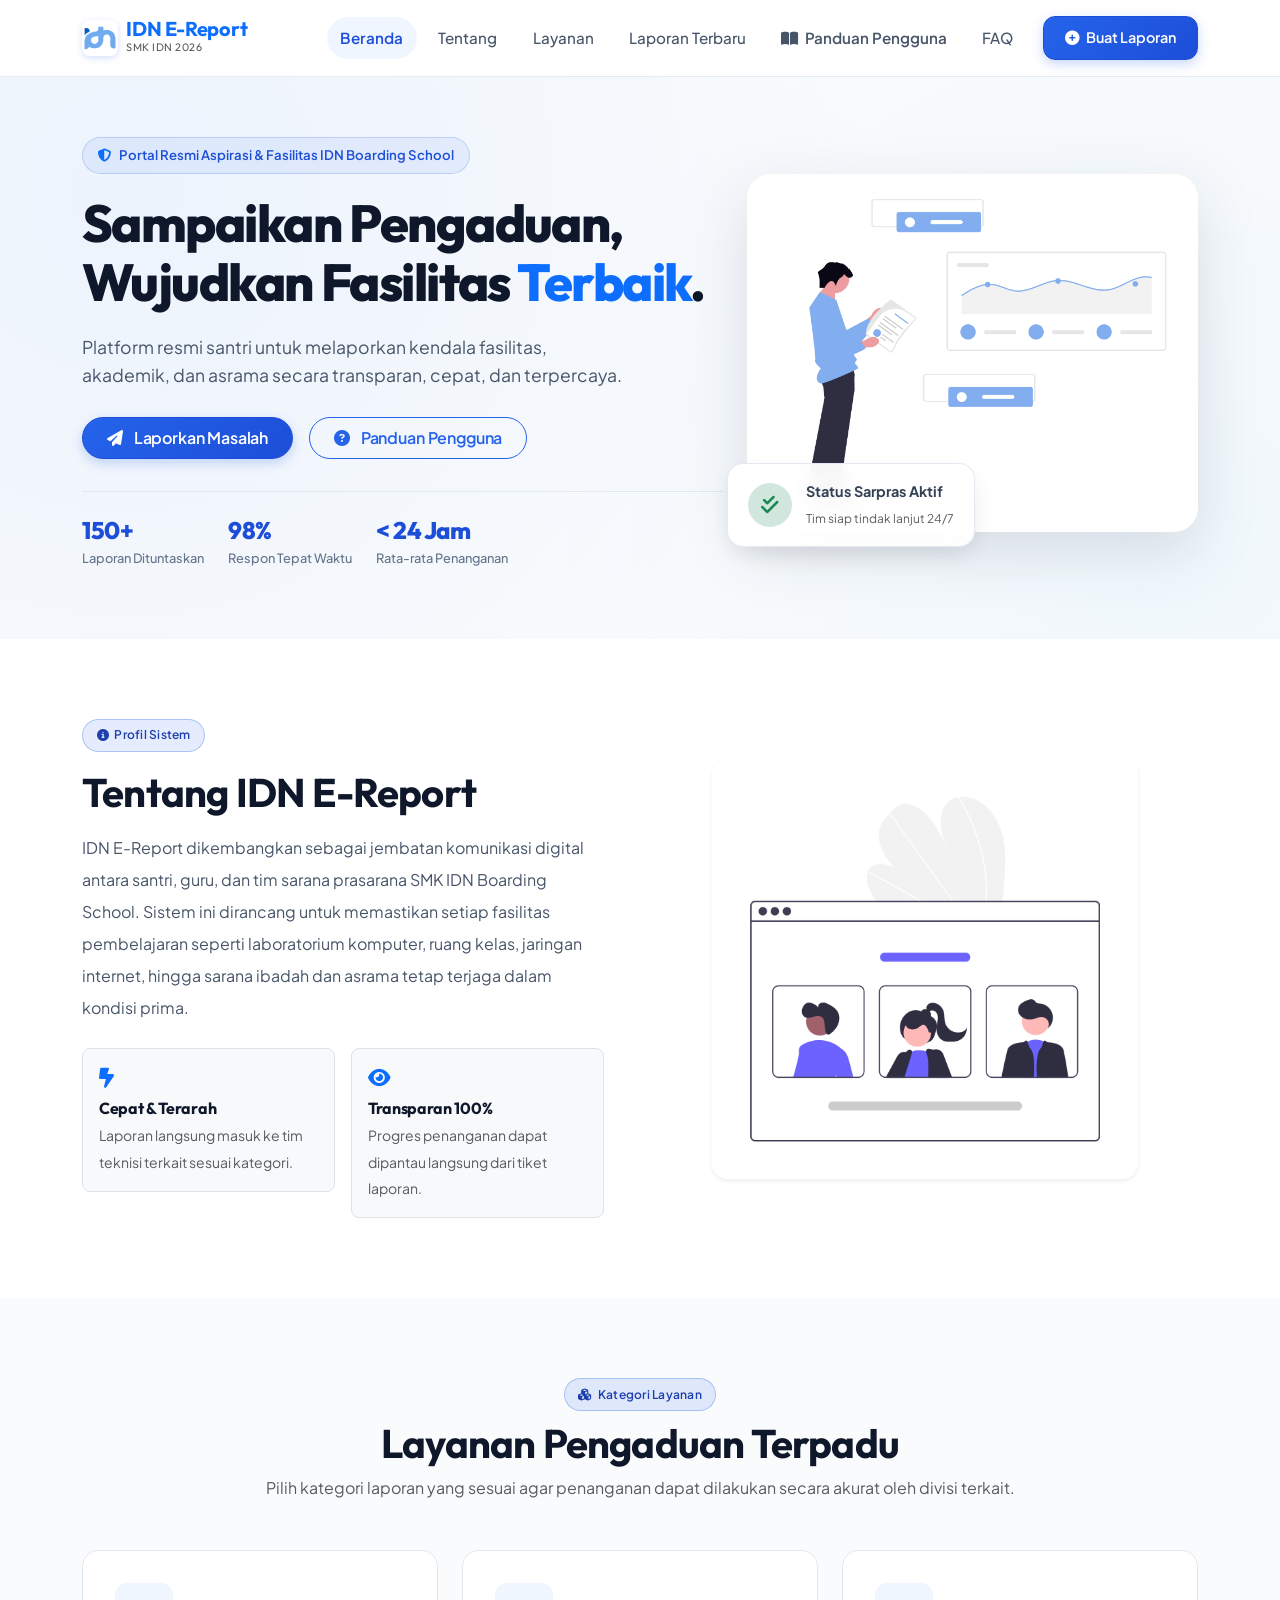
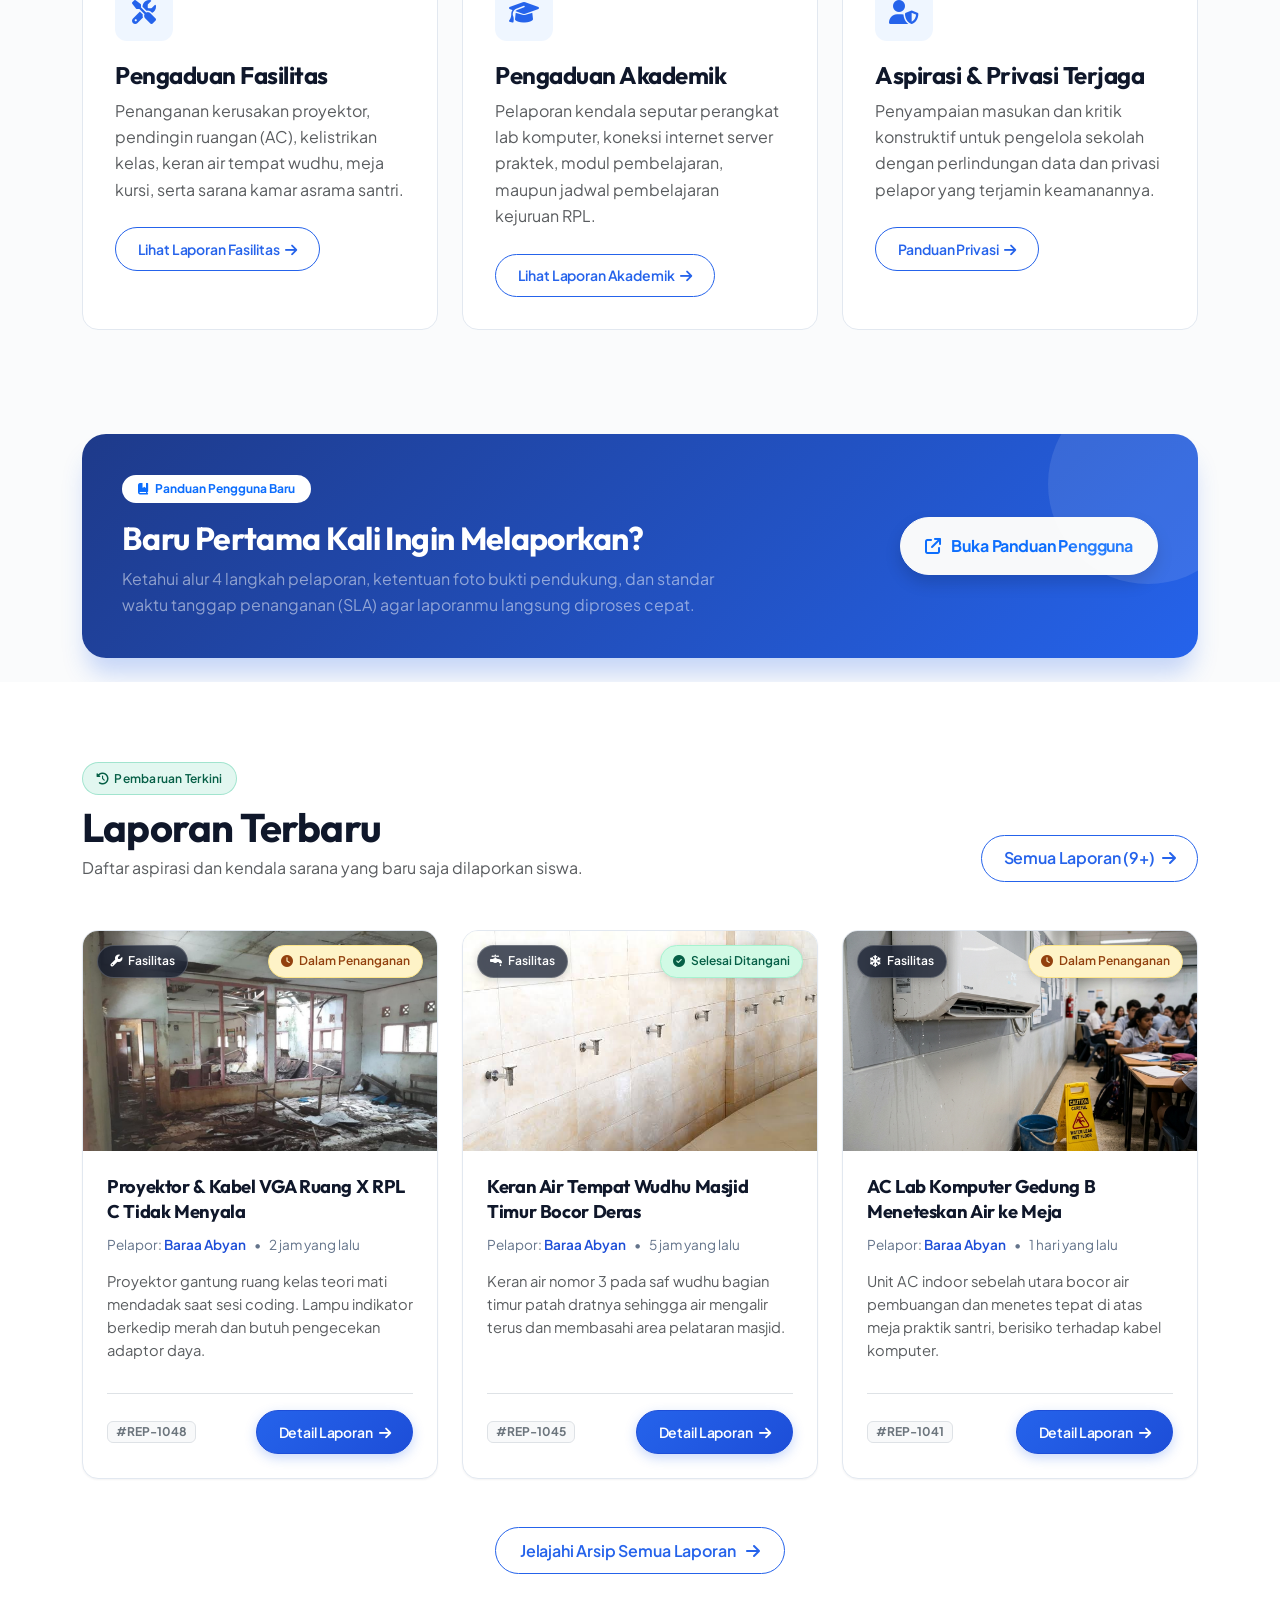
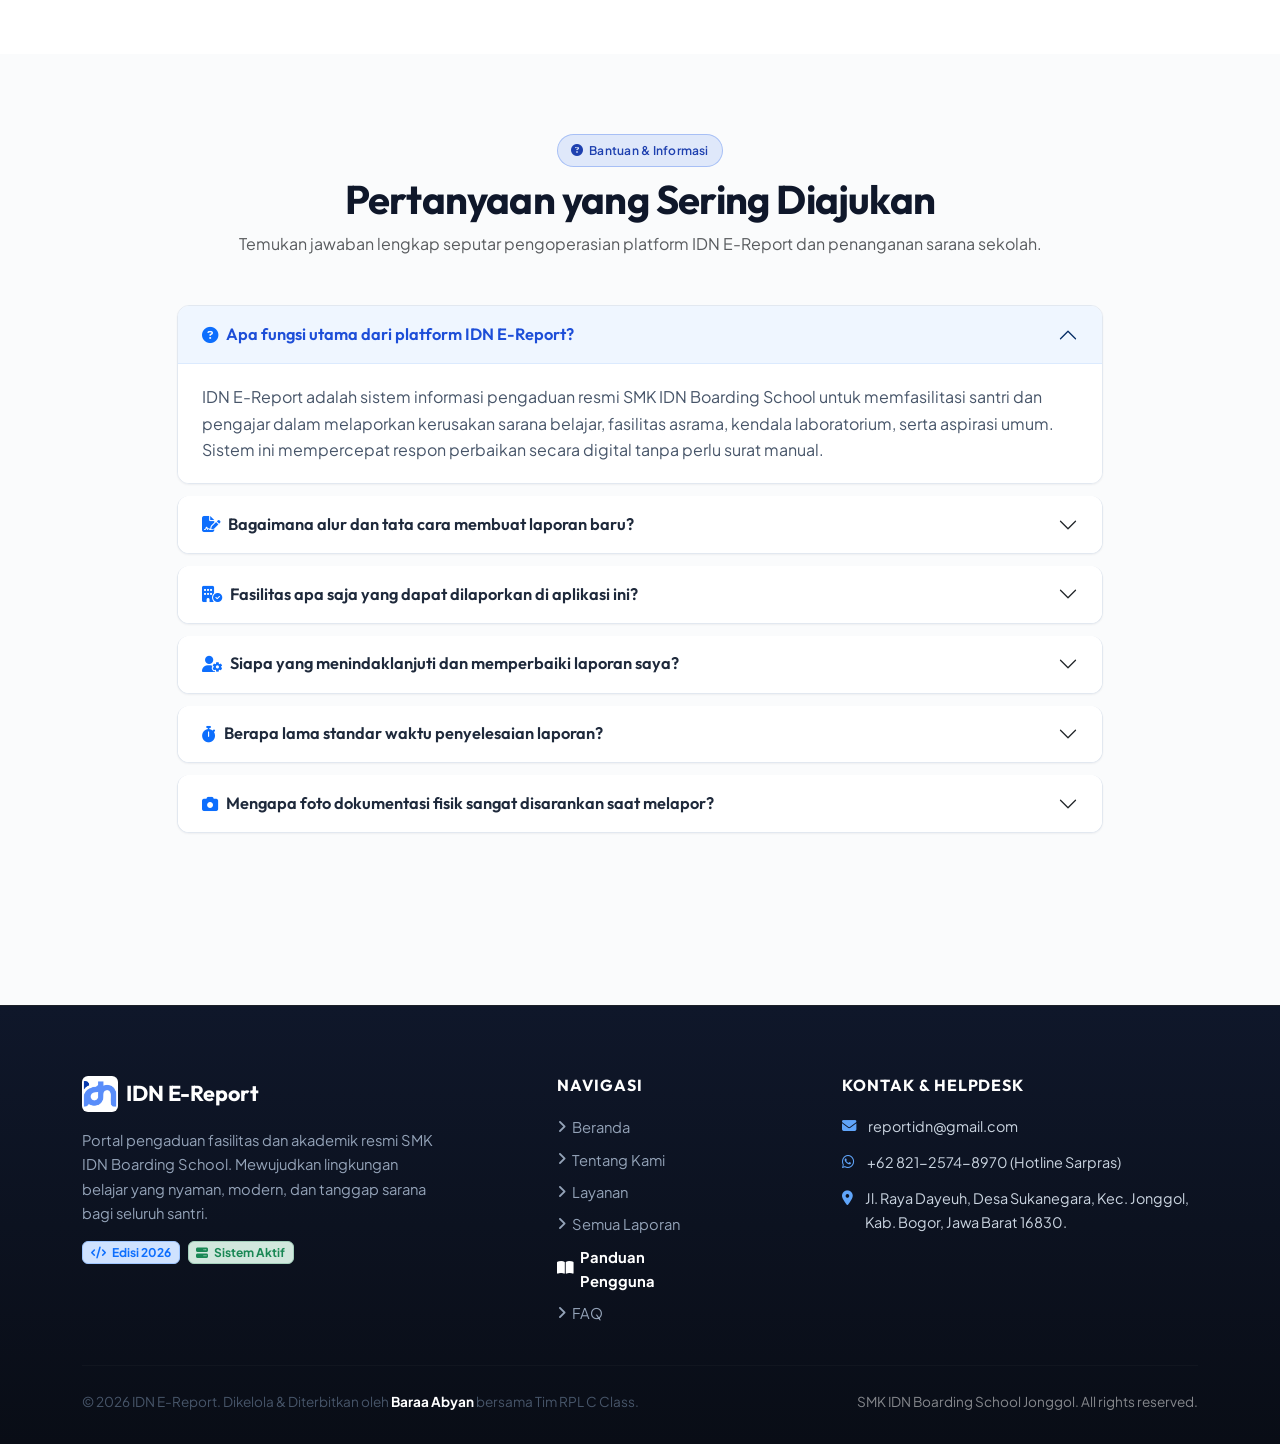
<file: index.html>
<!doctype html>
<html lang="id">
  <head>
    <meta charset="UTF-8" />
    <meta name="viewport" content="width=device-width, initial-scale=1.0" />
    <title>IDN E-Report 2026 | Portal Pengaduan & Fasilitas Siswa</title>
    <link
      rel="shortcut icon"
      href="./assets/images/idn logo.png"
      type="image/x-icon"
    />

    <!-- Google Fonts -->
    <link rel="preconnect" href="https://fonts.googleapis.com" />
    <link rel="preconnect" href="https://fonts.gstatic.com" crossorigin />
    <link
      href="https://fonts.googleapis.com/css2?family=Outfit:wght@400;500;600;700;800&family=Plus+Jakarta+Sans:wght@300;400;500;600;700;800&display=swap"
      rel="stylesheet"
    />

    <!-- Bootstrap 5.3 CSS -->
    <link
      href="https://cdn.jsdelivr.net/npm/bootstrap@5.3.3/dist/css/bootstrap.min.css"
      rel="stylesheet"
    />

    <!-- Font Awesome Icons -->
    <link
      rel="stylesheet"
      href="https://cdnjs.cloudflare.com/ajax/libs/font-awesome/6.5.1/css/all.min.css"
    />

    <!-- Animate.css -->
    <link
      rel="stylesheet"
      href="https://cdnjs.cloudflare.com/ajax/libs/animate.css/4.1.1/animate.min.css"
    />

    <!-- AOS Animation Library -->
    <link href="https://unpkg.com/aos@2.3.1/dist/aos.css" rel="stylesheet" />

    <!-- Custom Design System Stylesheet -->
    <link rel="stylesheet" href="./assets/style.css" />
  </head>
  <body>
    <!-- Navbar -->
    <nav class="navbar navbar-expand-lg navbar-custom">
      <div class="container">
        <a class="navbar-brand d-flex align-items-center gap-2" href="index.html">
          <img
            src="./assets/images/idn logo.png"
            alt="Logo IDN"
            class="brand-icon"
          />
          <div class="d-flex flex-column">
            <span class="fw-bold text-primary lh-1">IDN E-Report</span>
            <small class="text-muted" style="font-size: 0.68rem; letter-spacing: 0.05em;">SMK IDN 2026</small>
          </div>
        </a>

        <button
          class="navbar-toggler shadow-none border-0"
          type="button"
          data-bs-toggle="collapse"
          data-bs-target="#navbarNav"
          aria-controls="navbarNav"
          aria-expanded="false"
          aria-label="Toggle navigation"
        >
          <span class="navbar-toggler-icon"></span>
        </button>

        <div class="collapse navbar-collapse" id="navbarNav">
          <ul class="navbar-nav ms-auto gap-lg-2 pt-3 pt-lg-0 text-center align-items-lg-center">
            <li class="nav-item">
              <a class="nav-link active" aria-current="page" href="index.html">Beranda</a>
            </li>
            <li class="nav-item">
              <a class="nav-link" href="#about">Tentang</a>
            </li>
            <li class="nav-item">
              <a class="nav-link" href="#services">Layanan</a>
            </li>
            <li class="nav-item">
              <a class="nav-link" href="#recent">Laporan Terbaru</a>
            </li>
            <li class="nav-item">
              <a class="nav-link fw-semibold text-primary" href="panduan.html">
                <i class="fa-solid fa-book-open me-1"></i> Panduan Pengguna
              </a>
            </li>
            <li class="nav-item">
              <a class="nav-link" href="#faq">FAQ</a>
            </li>
            <li class="nav-item ms-lg-2 mt-2 mt-lg-0">
              <a class="btn btn-primary nav-cta" href="reports.html">
                <i class="fa-solid fa-plus-circle me-1"></i> Buat Laporan
              </a>
            </li>
          </ul>
        </div>
      </div>
    </nav>
    

    <!-- Hero Section -->
    <section id="hero" class="hero-section">
      <div class="container">
        <div class="row align-items-center gy-5">
          <div class="col-lg-7 text-center text-lg-start animate__animated animate__fadeInLeft">
            <div class="hero-pill">
              <i class="fa-solid fa-shield-halved text-primary"></i>
              Portal Resmi Aspirasi & Fasilitas IDN Boarding School
            </div>
            <h1 class="hero-title">
              Sampaikan Pengaduan, <br />
              Wujudkan Fasilitas <span class="text-primary">Terbaik</span>.
            </h1>
            <p class="hero-lead">
              Platform resmi santri untuk melaporkan kendala fasilitas, akademik, dan asrama secara transparan, cepat, dan terpercaya.
            </p>
            <div class="d-flex flex-wrap gap-3 justify-content-center justify-content-lg-start">
              <a class="btn btn-primary btn-pill px-4 py-2" href="reports.html">
                <i class="fa-solid fa-paper-plane me-2"></i> Laporkan Masalah
              </a>
              <a class="btn btn-outline-primary btn-pill px-4 py-2" href="panduan.html">
                <i class="fa-solid fa-circle-question me-2"></i> Panduan Pengguna
              </a>
            </div>

            <!-- Stats Strip -->
            <div class="hero-stats-strip justify-content-center justify-content-lg-start">
              <div class="hero-stat-item">
                <h4>150+</h4>
                <p>Laporan Dituntaskan</p>
              </div>
              <div class="hero-stat-item">
                <h4>98%</h4>
                <p>Respon Tepat Waktu</p>
              </div>
              <div class="hero-stat-item">
                <h4>&lt; 24 Jam</h4>
                <p>Rata-rata Penanganan</p>
              </div>
            </div>
          </div>

          <div class="col-lg-5 text-center animate__animated animate__fadeInRight">
            <div class="hero-img-container d-inline-block">
              <img
                src="assets/images/hero pic.png"
                alt="Ilustrasi IDN E-Report"
                class="img-fluid"
              />
              <div class="hero-floating-card d-none d-sm-flex">
                <div class="rounded-circle bg-success-subtle text-success d-flex align-items-center justify-content-center" style="width: 44px; height: 44px;">
                  <i class="fa-solid fa-check-double fa-lg"></i>
                </div>
                <div class="text-start">
                  <div class="fw-bold" style="font-size: 0.9rem;">Status Sarpras Aktif</div>
                  <small class="text-muted" style="font-size: 0.75rem;">Tim siap tindak lanjut 24/7</small>
                </div>
              </div>
            </div>
          </div>
        </div>
      </div>
    </section>

    <!-- Tentang Kami Section -->
    <section id="about" class="bg-white">
      <div class="container">
        <div class="row align-items-center gy-5">
          <div class="col-lg-6 order-2 order-lg-1" data-aos="fade-up" data-aos-duration="800">
            <div class="text-center text-lg-start pe-lg-4">
              <span class="badge-pill-custom badge-tag-academic mb-3">
                <i class="fa-solid fa-circle-info"></i> Profil Sistem
              </span>
              <h2 class="display-6 fw-bold mb-3">Tentang IDN E-Report</h2>
              <p class="lh-lg mb-4">
                IDN E-Report dikembangkan sebagai jembatan komunikasi digital antara santri, guru, dan tim sarana prasarana SMK IDN Boarding School. Sistem ini dirancang untuk memastikan setiap fasilitas pembelajaran seperti laboratorium komputer, ruang kelas, jaringan internet, hingga sarana ibadah dan asrama tetap terjaga dalam kondisi prima.
              </p>
              <div class="row g-3 text-start">
                <div class="col-sm-6">
                  <div class="p-3 rounded-3 bg-light border">
                    <div class="text-primary mb-2">
                      <i class="fa-solid fa-bolt-lightning fa-lg"></i>
                    </div>
                    <h6 class="fw-bold mb-1">Cepat & Terarah</h6>
                    <small class="text-muted">Laporan langsung masuk ke tim teknisi terkait sesuai kategori.</small>
                  </div>
                </div>
                <div class="col-sm-6">
                  <div class="p-3 rounded-3 bg-light border">
                    <div class="text-primary mb-2">
                      <i class="fa-solid fa-eye fa-lg"></i>
                    </div>
                    <h6 class="fw-bold mb-1">Transparan 100%</h6>
                    <small class="text-muted">Progres penanganan dapat dipantau langsung dari tiket laporan.</small>
                  </div>
                </div>
              </div>
            </div>
          </div>
          <div class="col-lg-6 order-1 order-lg-2 text-center" data-aos="fade-up" data-aos-duration="900" data-aos-delay="200">
            <img
              src="assets/images/about pic.png"
              alt="Tentang IDN E-Report"
              class="img-fluid rounded-4 shadow-sm"
              style="max-height: 420px; object-fit: contain;"
            />
          </div>
        </div>
      </div>
    </section>

    <!-- Layanan Kami Section -->
    <section id="services">
      <div class="container">
        <div class="text-center max-w-2xl mx-auto mb-5" data-aos="fade-up" data-aos-duration="700">
          <span class="badge-pill-custom badge-tag-academic mb-2">
            <i class="fa-solid fa-cubes"></i> Kategori Layanan
          </span>
          <h2 class="display-6 fw-bold">Layanan Pengaduan Terpadu</h2>
          <p class="text-muted">
            Pilih kategori laporan yang sesuai agar penanganan dapat dilakukan secara akurat oleh divisi terkait.
          </p>
        </div>

        <div class="row g-4">
          <!-- Card 1 -->
          <div class="col-md-4" data-aos="fade-up" data-aos-duration="800" data-aos-delay="100">
            <div class="service-card">
              <div class="service-icon-box">
                <i class="fa-solid fa-screwdriver-wrench"></i>
              </div>
              <h4 class="fw-bold">Pengaduan Fasilitas</h4>
              <p class="text-muted mb-4">
                Penanganan kerusakan proyektor, pendingin ruangan (AC), kelistrikan kelas, keran air tempat wudhu, meja kursi, serta sarana kamar asrama santri.
              </p>
              <a href="reports.html" class="btn btn-sm btn-outline-primary rounded-pill">
                Lihat Laporan Fasilitas <i class="fa-solid fa-arrow-right ms-1"></i>
              </a>
            </div>
          </div>

          <!-- Card 2 -->
          <div class="col-md-4" data-aos="fade-up" data-aos-duration="800" data-aos-delay="200">
            <div class="service-card">
              <div class="service-icon-box">
                <i class="fa-solid fa-graduation-cap"></i>
              </div>
              <h4 class="fw-bold">Pengaduan Akademik</h4>
              <p class="text-muted mb-4">
                Pelaporan kendala seputar perangkat lab komputer, koneksi internet server praktek, modul pembelajaran, maupun jadwal pembelajaran kejuruan RPL.
              </p>
              <a href="reports.html" class="btn btn-sm btn-outline-primary rounded-pill">
                Lihat Laporan Akademik <i class="fa-solid fa-arrow-right ms-1"></i>
              </a>
            </div>
          </div>

          <!-- Card 3 -->
          <div class="col-md-4" data-aos="fade-up" data-aos-duration="800" data-aos-delay="300">
            <div class="service-card">
              <div class="service-icon-box">
                <i class="fa-solid fa-user-shield"></i>
              </div>
              <h4 class="fw-bold">Aspirasi & Privasi Terjaga</h4>
              <p class="text-muted mb-4">
                Penyampaian masukan dan kritik konstruktif untuk pengelola sekolah dengan perlindungan data dan privasi pelapor yang terjamin keamanannya.
              </p>
              <a href="panduan.html" class="btn btn-sm btn-outline-primary rounded-pill">
                Panduan Privasi <i class="fa-solid fa-arrow-right ms-1"></i>
              </a>
            </div>
          </div>
        </div>
      </div>
    </section>

    <!-- NEW SECTION: Banner Panduan Pengguna -->
    <section class="py-4">
      <div class="container" data-aos="zoom-in" data-aos-duration="800">
        <div class="guide-banner-card">
          <div class="row align-items-center">
            <div class="col-lg-8 text-center text-lg-start mb-4 mb-lg-0">
              <span class="badge bg-white text-primary fw-bold px-3 py-2 rounded-pill mb-3">
                <i class="fa-solid fa-book-bookmark me-1"></i> Panduan Pengguna Baru
              </span>
              <h2 class="fw-bold text-white mb-2">Baru Pertama Kali Ingin Melaporkan?</h2>
              <p class="text-white-50 mb-0 pe-lg-5">
                Ketahui alur 4 langkah pelaporan, ketentuan foto bukti pendukung, dan standar waktu tanggap penanganan (SLA) agar laporanmu langsung diproses cepat.
              </p>
            </div>
            <div class="col-lg-4 text-center text-lg-end">
              <a href="panduan.html" class="btn btn-light text-primary btn-pill fw-bold px-4 py-3 shadow">
                <i class="fa-solid fa-arrow-up-right-from-square me-2"></i> Buka Panduan Pengguna
              </a>
            </div>
          </div>
        </div>
      </div>
    </section>

    <!-- Recent Reports Section -->
    <section id="recent" class="bg-white">
      <div class="container">
        <div class="d-flex flex-column flex-md-row align-items-md-end justify-content-between mb-5" data-aos="fade-up" data-aos-duration="700">
          <div>
            <span class="badge-pill-custom badge-tag-facility mb-2">
              <i class="fa-solid fa-clock-rotate-left"></i> Pembaruan Terkini
            </span>
            <h2 class="display-6 fw-bold mb-1">Laporan Terbaru</h2>
            <p class="text-muted mb-0">Daftar aspirasi dan kendala sarana yang baru saja dilaporkan siswa.</p>
          </div>
          <div class="mt-3 mt-md-0">
            <a href="reports.html" class="btn btn-outline-primary btn-pill">
              Semua Laporan (9+) <i class="fa-solid fa-arrow-right ms-1"></i>
            </a>
          </div>
        </div>

        <div class="row g-4">
          <!-- Report 1 -->
          <div class="col-12 col-md-6 col-lg-4" data-aos="fade-up" data-aos-duration="800" data-aos-delay="100">
            <div class="card h-100">
              <div class="card-img-wrapper">
                <span class="badge-overlay">
                  <i class="fa-solid fa-wrench me-1"></i> Fasilitas
                </span>
                <span class="badge-overlay-status badge-status-in-progress">
                  <i class="fa-solid fa-clock me-1"></i> Dalam Penanganan
                </span>
                <img
                  src="./assets/images/kelas rusak.jpeg"
                  class="card-img-top"
                  alt="Laporan Proyektor Kelas"
                />
              </div>
              <div class="card-body d-flex flex-column">
                <h5 class="card-title">Proyektor & Kabel VGA Ruang X RPL C Tidak Menyala</h5>
                <div class="card-author-meta">
                  <span>Pelapor: <a href="single-reports.html" class="card-author-name">Baraa Abyan</a></span>
                  <span>•</span>
                  <span>2 jam yang lalu</span>
                </div>
                <p class="card-text text-muted flex-grow-1">
                  Proyektor gantung ruang kelas teori mati mendadak saat sesi coding. Lampu indikator berkedip merah dan butuh pengecekan adaptor daya.
                </p>
                <div class="mt-3 pt-3 border-top d-flex justify-content-between align-items-center">
                  <span class="badge bg-light text-secondary border">#REP-1048</span>
                  <a href="single-reports.html" class="btn btn-sm btn-primary rounded-pill">
                    Detail Laporan <i class="fa-solid fa-arrow-right ms-1"></i>
                  </a>
                </div>
              </div>
            </div>
          </div>

          <!-- Report 2 -->
          <div class="col-12 col-md-6 col-lg-4" data-aos="fade-up" data-aos-duration="800" data-aos-delay="200">
            <div class="card h-100">
              <div class="card-img-wrapper">
                <span class="badge-overlay">
                  <i class="fa-solid fa-faucet-drip me-1"></i> Fasilitas
                </span>
                <span class="badge-overlay-status badge-status-resolved">
                  <i class="fa-solid fa-circle-check me-1"></i> Selesai Ditangani
                </span>
                <img
                  src="./assets/images/keran rusak.jpeg"
                  class="card-img-top"
                  alt="Keran Wudhu Masjid Bocor"
                />
              </div>
              <div class="card-body d-flex flex-column">
                <h5 class="card-title">Keran Air Tempat Wudhu Masjid Timur Bocor Deras</h5>
                <div class="card-author-meta">
                  <span>Pelapor: <a href="single-reports.html" class="card-author-name">Baraa Abyan</a></span>
                  <span>•</span>
                  <span>5 jam yang lalu</span>
                </div>
                <p class="card-text text-muted flex-grow-1">
                  Keran air nomor 3 pada saf wudhu bagian timur patah dratnya sehingga air mengalir terus dan membasahi area pelataran masjid.
                </p>
                <div class="mt-3 pt-3 border-top d-flex justify-content-between align-items-center">
                  <span class="badge bg-light text-secondary border">#REP-1045</span>
                  <a href="single-reports.html" class="btn btn-sm btn-primary rounded-pill">
                    Detail Laporan <i class="fa-solid fa-arrow-right ms-1"></i>
                  </a>
                </div>
              </div>
            </div>
          </div>

          <!-- Report 3 -->
          <div class="col-12 col-md-6 col-lg-4" data-aos="fade-up" data-aos-duration="800" data-aos-delay="300">
            <div class="card h-100">
              <div class="card-img-wrapper">
                <span class="badge-overlay">
                  <i class="fa-solid fa-snowflake me-1"></i> Fasilitas
                </span>
                <span class="badge-overlay-status badge-status-in-progress">
                  <i class="fa-solid fa-clock me-1"></i> Dalam Penanganan
                </span>
                <img
                  src="./assets/images/ac_rusak.jpg"
                  class="card-img-top"
                  alt="AC Lab Komputer Menetes"
                />
              </div>
              <div class="card-body d-flex flex-column">
                <h5 class="card-title">AC Lab Komputer Gedung B Meneteskan Air ke Meja</h5>
                <div class="card-author-meta">
                  <span>Pelapor: <a href="single-reports.html" class="card-author-name">Baraa Abyan</a></span>
                  <span>•</span>
                  <span>1 hari yang lalu</span>
                </div>
                <p class="card-text text-muted flex-grow-1">
                  Unit AC indoor sebelah utara bocor air pembuangan dan menetes tepat di atas meja praktik santri, berisiko terhadap kabel komputer.
                </p>
                <div class="mt-3 pt-3 border-top d-flex justify-content-between align-items-center">
                  <span class="badge bg-light text-secondary border">#REP-1041</span>
                  <a href="single-reports.html" class="btn btn-sm btn-primary rounded-pill">
                    Detail Laporan <i class="fa-solid fa-arrow-right ms-1"></i>
                  </a>
                </div>
              </div>
            </div>
          </div>
        </div>

        <div class="text-center mt-5">
          <a class="btn btn-outline-primary btn-pill px-4" href="reports.html">
            Jelajahi Arsip Semua Laporan <i class="fa-solid fa-arrow-right ms-2"></i>
          </a>
        </div>
      </div>
    </section>

    <!-- FAQ Section -->
    <section id="faq">
      <div class="container">
        <div class="text-center max-w-2xl mx-auto mb-5" data-aos="fade-up" data-aos-duration="700">
          <span class="badge-pill-custom badge-tag-academic mb-2">
            <i class="fa-solid fa-circle-question"></i> Bantuan & Informasi
          </span>
          <h2 class="display-6 fw-bold">Pertanyaan yang Sering Diajukan</h2>
          <p class="text-muted">
            Temukan jawaban lengkap seputar pengoperasian platform IDN E-Report dan penanganan sarana sekolah.
          </p>
        </div>

        <div class="row justify-content-center" data-aos="fade-up" data-aos-duration="800">
          <div class="col-lg-10">
            <div class="accordion" id="accordionFAQ">
              <!-- Item 1 -->
              <div class="accordion-item">
                <h2 class="accordion-header" id="headingOne">
                  <button
                    class="accordion-button"
                    type="button"
                    data-bs-toggle="collapse"
                    data-bs-target="#faq1"
                    aria-expanded="true"
                    aria-controls="faq1"
                  >
                    <i class="fa-solid fa-circle-question text-primary me-2"></i>
                    Apa fungsi utama dari platform IDN E-Report?
                  </button>
                </h2>
                <div
                  id="faq1"
                  class="accordion-collapse collapse show"
                  aria-labelledby="headingOne"
                  data-bs-parent="#accordionFAQ"
                >
                  <div class="accordion-body">
                    IDN E-Report adalah sistem informasi pengaduan resmi SMK IDN Boarding School untuk memfasilitasi santri dan pengajar dalam melaporkan kerusakan sarana belajar, fasilitas asrama, kendala laboratorium, serta aspirasi umum. Sistem ini mempercepat respon perbaikan secara digital tanpa perlu surat manual.
                  </div>
                </div>
              </div>

              <!-- Item 2 -->
              <div class="accordion-item">
                <h2 class="accordion-header" id="headingTwo">
                  <button
                    class="accordion-button collapsed"
                    type="button"
                    data-bs-toggle="collapse"
                    data-bs-target="#faq2"
                    aria-expanded="false"
                    aria-controls="faq2"
                  >
                    <i class="fa-solid fa-file-signature text-primary me-2"></i>
                    Bagaimana alur dan tata cara membuat laporan baru?
                  </button>
                </h2>
                <div
                  id="faq2"
                  class="accordion-collapse collapse"
                  aria-labelledby="headingTwo"
                  data-bs-parent="#accordionFAQ"
                >
                  <div class="accordion-body">
                    Cukup klik tombol <strong>"Buat Laporan"</strong> di menu navigasi atau halaman Semua Laporan. Tulis judul yang spesifik (misal: "AC Lab RPL Bocor"), pilih kategori yang relevan, jelaskan detail lokasi dan kronologi, lalu lampirkan foto dokumentasi kondisi terkini sebagai bukti pendukung.
                  </div>
                </div>
              </div>

              <!-- Item 3 -->
              <div class="accordion-item">
                <h2 class="accordion-header" id="headingThree">
                  <button
                    class="accordion-button collapsed"
                    type="button"
                    data-bs-toggle="collapse"
                    data-bs-target="#faq3"
                    aria-expanded="false"
                    aria-controls="faq3"
                  >
                    <i class="fa-solid fa-building-circle-check text-primary me-2"></i>
                    Fasilitas apa saja yang dapat dilaporkan di aplikasi ini?
                  </button>
                </h2>
                <div
                  id="faq3"
                  class="accordion-collapse collapse"
                  aria-labelledby="headingThree"
                  data-bs-parent="#accordionFAQ"
                >
                  <div class="accordion-body">
                    Semua fasilitas di lingkungan kampus IDN Boarding School: ruang kelas (meja, kursi, papan tulis, proyektor), sarana ibadah/masjid (kran wudhu, sound system), kamar asrama (pintu, jendela, kelistrikan), serta laboratorium IT (jaringan kabel LAN, router Wi-Fi, dan pendingin ruangan).
                  </div>
                </div>
              </div>

              <!-- Item 4 -->
              <div class="accordion-item">
                <h2 class="accordion-header" id="headingFour">
                  <button
                    class="accordion-button collapsed"
                    type="button"
                    data-bs-toggle="collapse"
                    data-bs-target="#faq4"
                    aria-expanded="false"
                    aria-controls="faq4"
                  >
                    <i class="fa-solid fa-user-gear text-primary me-2"></i>
                    Siapa yang menindaklanjuti dan memperbaiki laporan saya?
                  </button>
                </h2>
                <div
                  id="faq4"
                  class="accordion-collapse collapse"
                  aria-labelledby="headingFour"
                  data-bs-parent="#accordionFAQ"
                >
                  <div class="accordion-body">
                    Laporan akan diverifikasi oleh Admin Sistem dan diteruskan ke divisi terkait: Tim Sarana Prasarana (Sarpras) untuk fasilitas fisik, Tim IT Infrastruktur untuk lab & jaringan internet, atau Bagian Kurikulum untuk kebutuhan perangkat akademik.
                  </div>
                </div>
              </div>

              <!-- Item 5 -->
              <div class="accordion-item">
                <h2 class="accordion-header" id="headingFive">
                  <button
                    class="accordion-button collapsed"
                    type="button"
                    data-bs-toggle="collapse"
                    data-bs-target="#faq5"
                    aria-expanded="false"
                    aria-controls="faq5"
                  >
                    <i class="fa-solid fa-stopwatch text-primary me-2"></i>
                    Berapa lama standar waktu penyelesaian laporan?
                  </button>
                </h2>
                <div
                  id="faq5"
                  class="accordion-collapse collapse"
                  aria-labelledby="headingFive"
                  data-bs-parent="#accordionFAQ"
                >
                  <div class="accordion-body">
                    Untuk kondisi darurat (kebocoran pipa air, korsleting listrik) respon dilakukan dalam waktu kurang dari 2 jam. Untuk perbaikan fasilitas umum (AC, proyektor, engsel pintu) ditangani dalam kurun waktu 12 hingga 24 jam hari kerja.
                  </div>
                </div>
              </div>

              <!-- Item 6 -->
              <div class="accordion-item">
                <h2 class="accordion-header" id="headingSix">
                  <button
                    class="accordion-button collapsed"
                    type="button"
                    data-bs-toggle="collapse"
                    data-bs-target="#faq6"
                    aria-expanded="false"
                    aria-controls="faq6"
                  >
                    <i class="fa-solid fa-camera text-primary me-2"></i>
                    Mengapa foto dokumentasi fisik sangat disarankan saat melapor?
                  </button>
                </h2>
                <div
                  id="faq6"
                  class="accordion-collapse collapse"
                  aria-labelledby="headingSix"
                  data-bs-parent="#accordionFAQ"
                >
                  <div class="accordion-body">
                    Foto membantu teknisi mendiagnosa tingkat kerusakan dan membawa peralatan serta suku cadang pengganti yang tepat sebelum menuju lokasi, sehingga proses perbaikan menjadi jauh lebih cepat dan akurat.
                  </div>
                </div>
              </div>
            </div>
          </div>
        </div>
      </div>
    </section>

    <!-- Footer -->
    <footer>
      <div class="container">
        <div class="row g-4 justify-content-between">
          <div class="col-lg-4 text-white">
            <div class="d-flex align-items-center gap-2 mb-3">
              <img
                class="rounded"
                src="./assets/images/logo idn footer.jpeg"
                width="36"
                height="36"
                alt="Logo IDN"
              />
              <span class="footer-brand-title">IDN E-Report</span>
            </div>
            <p class="footer-desc">
              Portal pengaduan fasilitas dan akademik resmi SMK IDN Boarding School. Mewujudkan lingkungan belajar yang nyaman, modern, dan tanggap sarana bagi seluruh santri.
            </p>
            <div class="d-flex gap-2 mt-3">
              <span class="badge bg-primary-subtle text-primary border border-primary-subtle">
                <i class="fa-solid fa-code me-1"></i> Edisi 2026
              </span>
              <span class="badge bg-success-subtle text-success border border-success-subtle">
                <i class="fa-solid fa-server me-1"></i> Sistem Aktif
              </span>
            </div>
          </div>

          <div class="col-lg-2 col-md-4">
            <h5 class="footer-heading">Navigasi</h5>
            <div class="d-flex flex-column gap-2">
              <a class="footer-link" href="index.html">
                <i class="fa-solid fa-angle-right"></i> Beranda
              </a>
              <a class="footer-link" href="#about">
                <i class="fa-solid fa-angle-right"></i> Tentang Kami
              </a>
              <a class="footer-link" href="#services">
                <i class="fa-solid fa-angle-right"></i> Layanan
              </a>
              <a class="footer-link" href="reports.html">
                <i class="fa-solid fa-angle-right"></i> Semua Laporan
              </a>
              <a class="footer-link text-white fw-bold" href="panduan.html">
                <i class="fa-solid fa-book-open"></i> Panduan Pengguna
              </a>
              <a class="footer-link" href="#faq">
                <i class="fa-solid fa-angle-right"></i> FAQ
              </a>
            </div>
          </div>

          <div class="col-lg-4 col-md-6">
            <h5 class="footer-heading">Kontak & Helpdesk</h5>
            <div class="d-flex flex-column">
              <a class="footer-contact-item" href="mailto:reportidn@gmail.com">
                <i class="fa-solid fa-envelope"></i>
                <span>reportidn@gmail.com</span>
              </a>
              <a
                target="_blank"
                class="footer-contact-item"
                href="https://wa.me/+6282125748970"
              >
                <i class="fa-brands fa-whatsapp"></i>
                <span>+62 821-2574-8970 (Hotline Sarpras)</span>
              </a>
              <div class="footer-contact-item">
                <i class="fa-solid fa-location-dot"></i>
                <span>Jl. Raya Dayeuh, Desa Sukanegara, Kec. Jonggol, Kab. Bogor, Jawa Barat 16830.</span>
              </div>
            </div>
          </div>
        </div>

        <hr class="footer-divider" />

        <div class="d-flex flex-column flex-md-row justify-content-between align-items-center gap-2 copyright-text">
          <p class="mb-0">
            &copy; 2026 IDN E-Report. Dikelola & Diterbitkan oleh <strong class="text-white">Baraa Abyan</strong> bersama Tim RPL C Class.
          </p>
          <p class="mb-0 text-white-50">
            SMK IDN Boarding School Jonggol. All rights reserved.
          </p>
        </div>
      </div>
    </footer>

    <!-- Floating Back to Top Button -->
    <button id="backToTop" class="back-to-top" title="Kembali ke atas" aria-label="Kembali ke atas">
      <i class="fa-solid fa-arrow-up"></i>
    </button>

    <!-- Bootstrap 5.3 JS Bundle -->
    <script src="https://cdn.jsdelivr.net/npm/bootstrap@5.3.3/dist/js/bootstrap.bundle.min.js"></script>

    <!-- AOS JS -->
    <script src="https://unpkg.com/aos@2.3.1/dist/aos.js"></script>
    <script>
      AOS.init({
        once: true,
        offset: 80,
      });

      // Back to top & Navbar scroll effect
      const backToTopBtn = document.getElementById('backToTop');
      const navbar = document.querySelector('.navbar-custom');

      window.addEventListener('scroll', () => {
        if (window.scrollY > 250) {
          backToTopBtn.classList.add('show');
          navbar.classList.add('scrolled');
        } else {
          backToTopBtn.classList.remove('show');
          navbar.classList.remove('scrolled');
        }
      });

      backToTopBtn.addEventListener('click', () => {
        window.scrollTo({ top: 0, behavior: 'smooth' });
      });
    </script>
  </body>
</html>
</file>
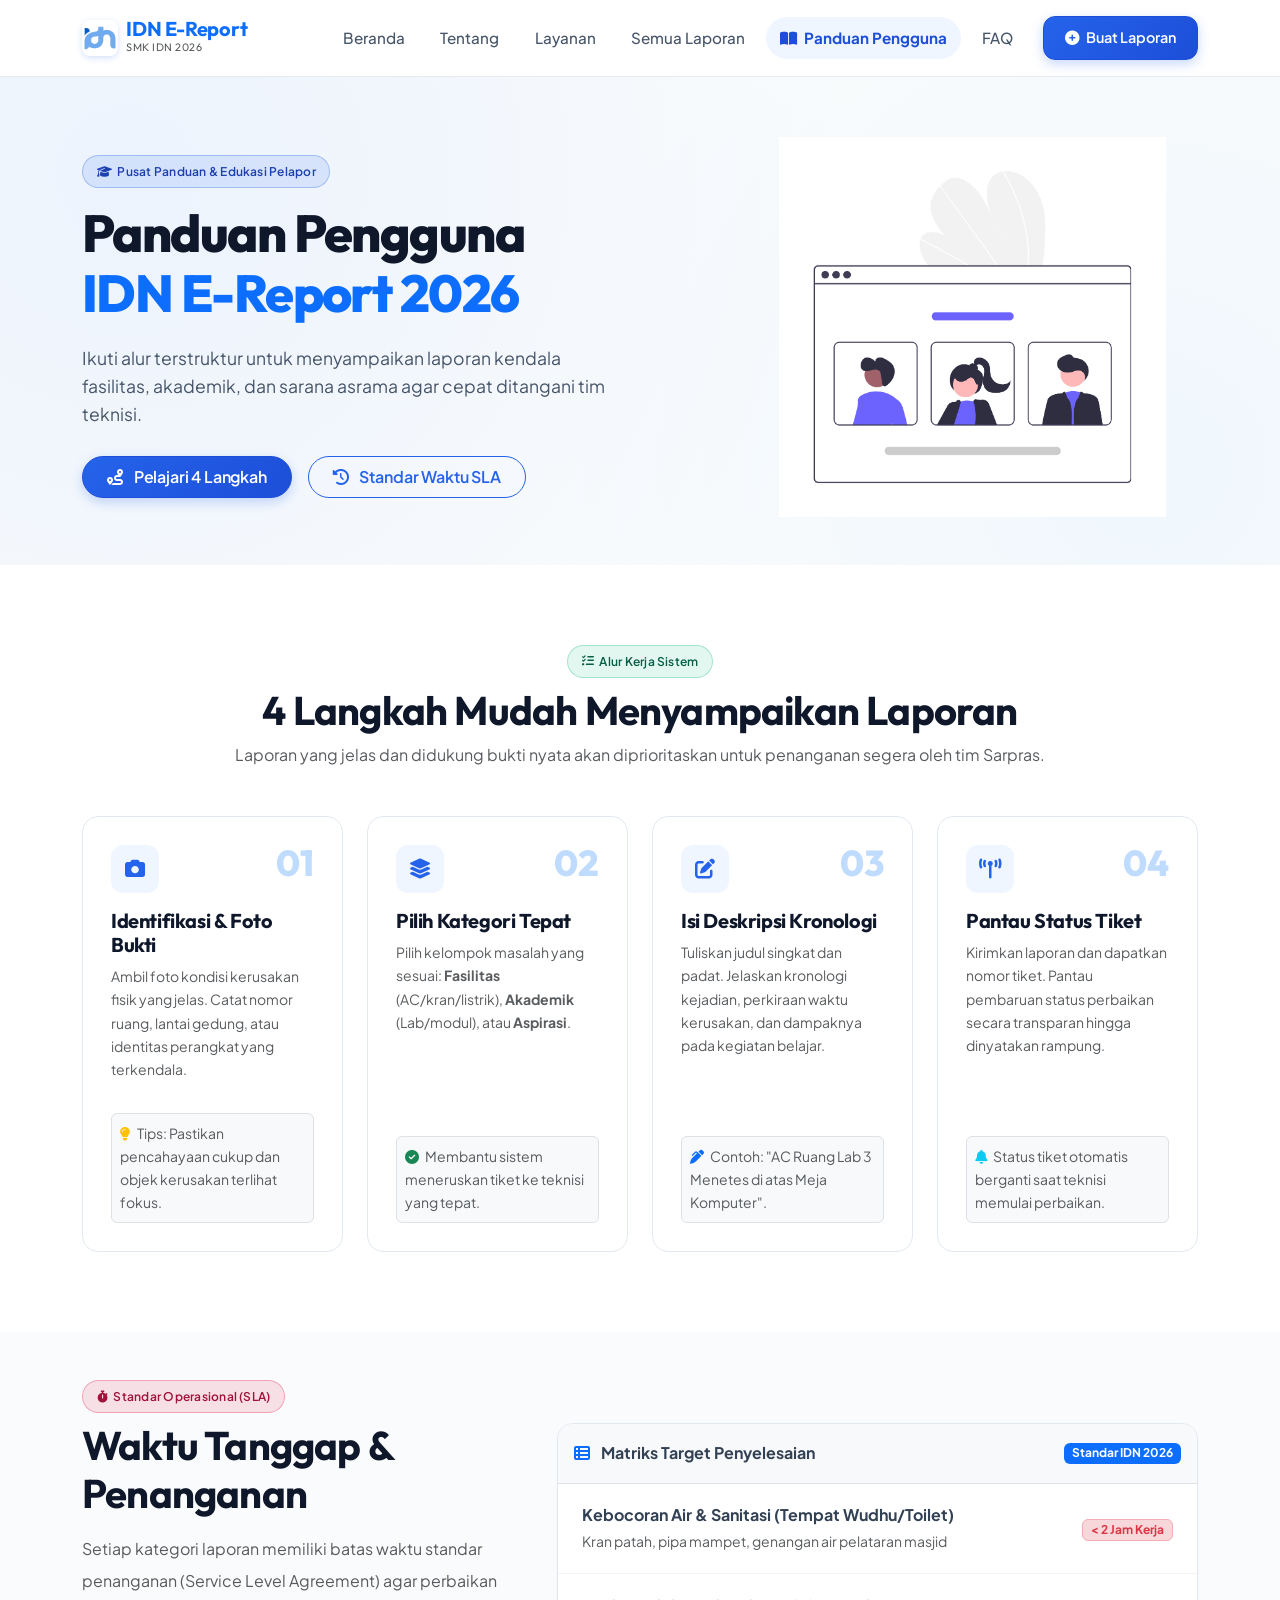
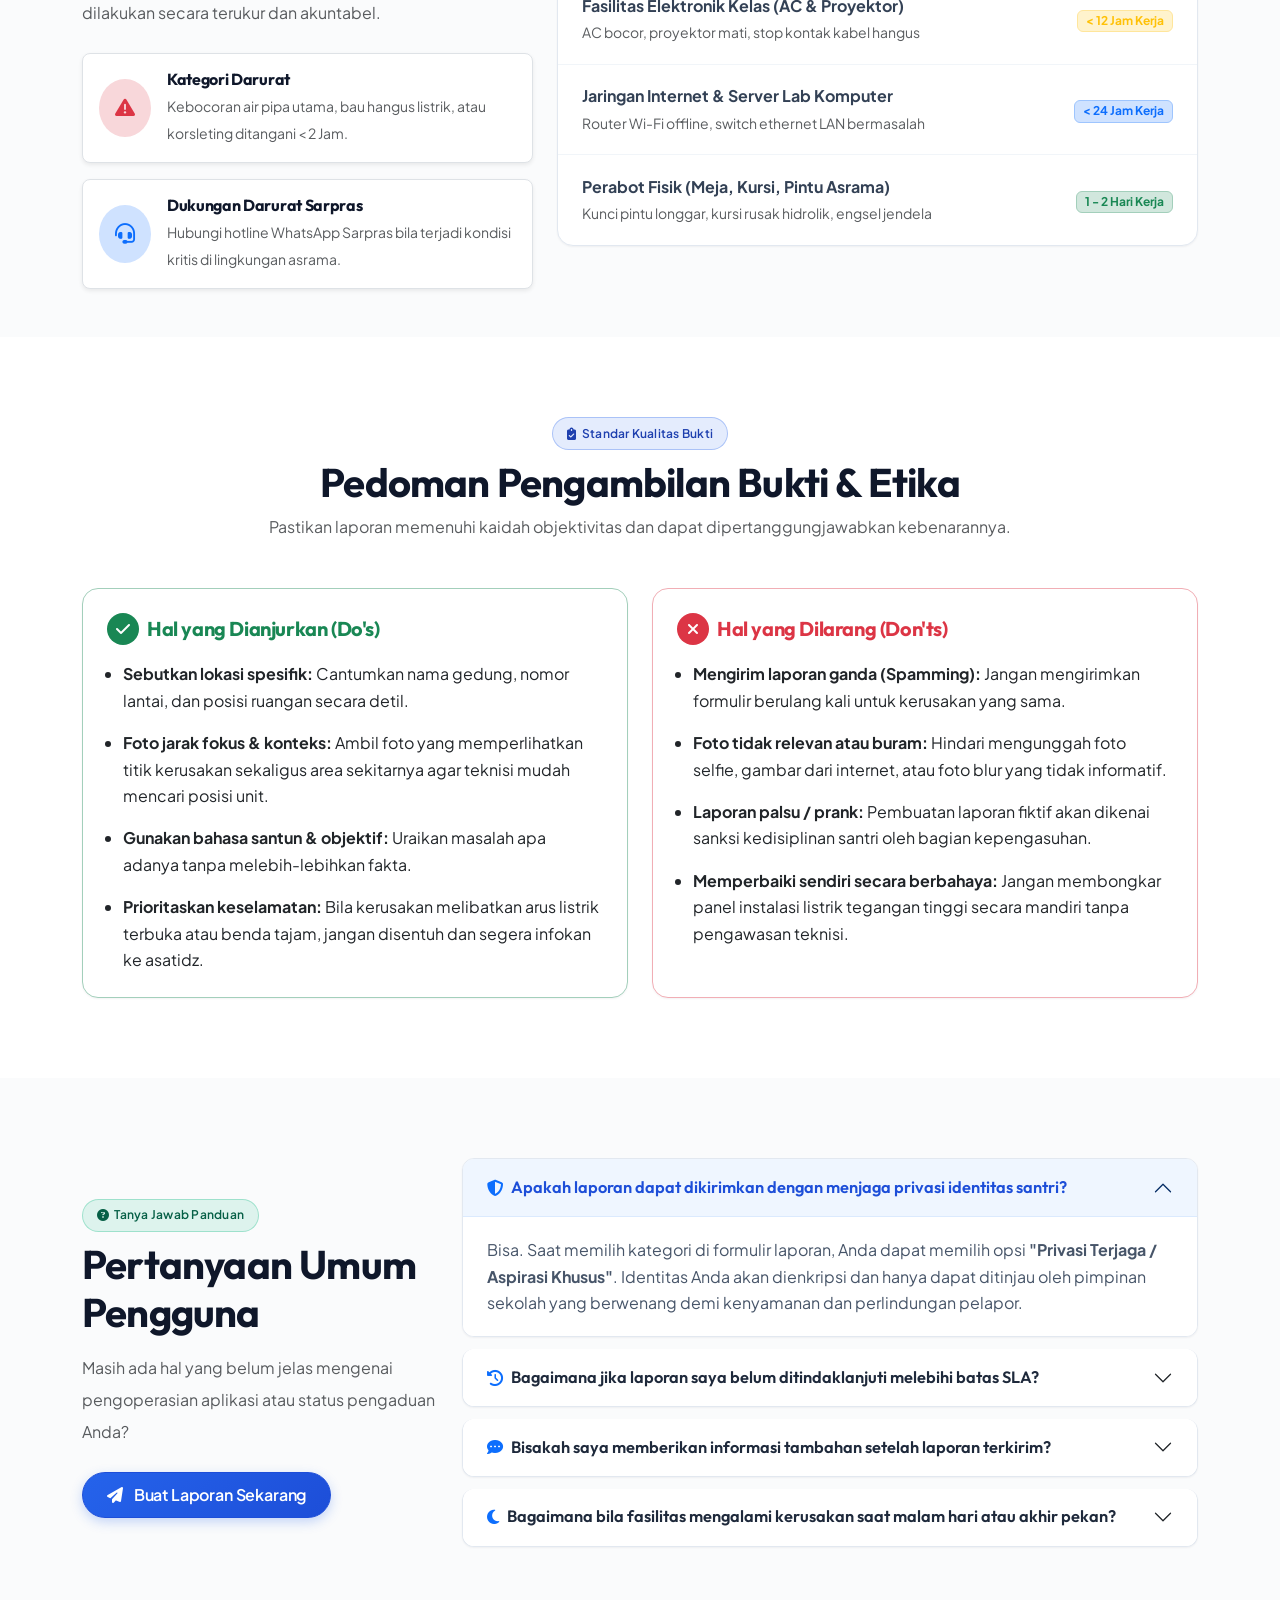
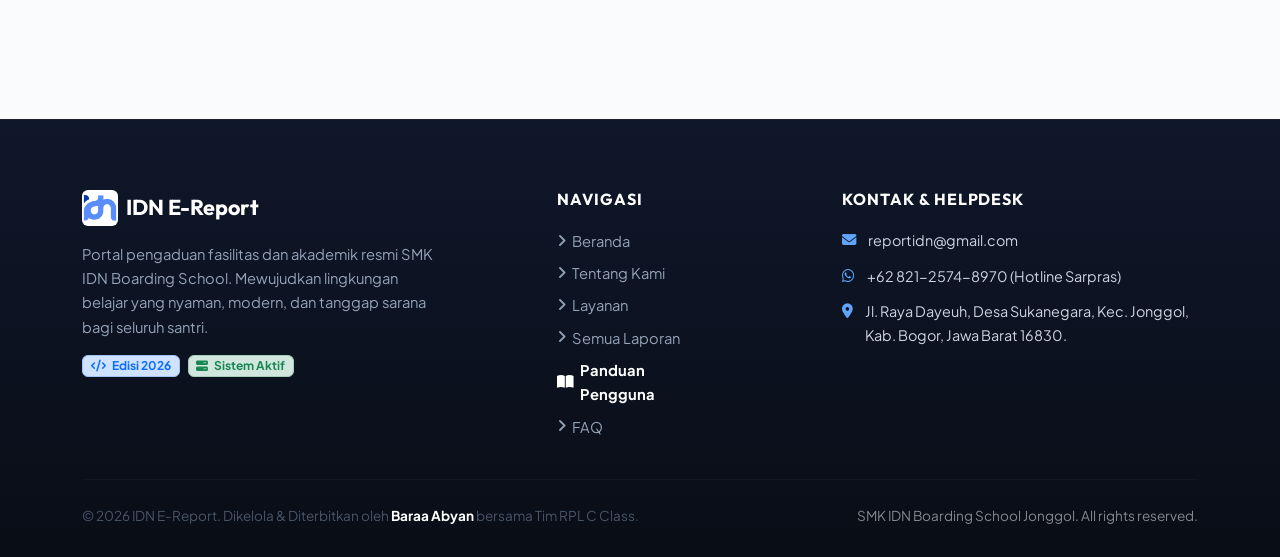
<file: panduan.html>
<!doctype html>
<html lang="id">
  <head>
    <meta charset="UTF-8" />
    <meta name="viewport" content="width=device-width, initial-scale=1.0" />
    <title>Panduan Pengguna | IDN E-Report 2026</title>
    <link
      rel="shortcut icon"
      href="./assets/images/idn logo.png"
      type="image/x-icon"
    />

    
    <!-- Google Fonts -->
    <link rel="preconnect" href="https://fonts.googleapis.com" />
    <link rel="preconnect" href="https://fonts.gstatic.com" crossorigin />
    <link
      href="https://fonts.googleapis.com/css2?family=Outfit:wght@400;500;600;700;800&family=Plus+Jakarta+Sans:wght@300;400;500;600;700;800&display=swap"
      rel="stylesheet"
    />

    <!-- Bootstrap 5.3 CSS -->
    <link
      href="https://cdn.jsdelivr.net/npm/bootstrap@5.3.3/dist/css/bootstrap.min.css"
      rel="stylesheet"
    />

    <!-- Font Awesome Icons -->
    <link
      rel="stylesheet"
      href="https://cdnjs.cloudflare.com/ajax/libs/font-awesome/6.5.1/css/all.min.css"
    />

    <!-- Animate.css -->
    <link
      rel="stylesheet"
      href="https://cdnjs.cloudflare.com/ajax/libs/animate.css/4.1.1/animate.min.css"
    />

    <!-- AOS CSS -->
    <link href="https://unpkg.com/aos@2.3.1/dist/aos.css" rel="stylesheet" />

    <!-- Custom CSS -->
    <link rel="stylesheet" href="./assets/style.css" />
  </head>
  <body>
    <!-- Navbar -->
    <nav class="navbar navbar-expand-lg navbar-custom">
      <div class="container">
        <a class="navbar-brand d-flex align-items-center gap-2" href="index.html">
          <img
            src="./assets/images/idn logo.png"
            alt="Logo IDN"
            class="brand-icon"
          />
          <div class="d-flex flex-column">
            <span class="fw-bold text-primary lh-1">IDN E-Report</span>
            <small class="text-muted" style="font-size: 0.68rem; letter-spacing: 0.05em;">SMK IDN 2026</small>
          </div>
        </a>

        <button
          class="navbar-toggler shadow-none border-0"
          type="button"
          data-bs-toggle="collapse"
          data-bs-target="#navbarNav"
          aria-controls="navbarNav"
          aria-expanded="false"
          aria-label="Toggle navigation"
        >
          <span class="navbar-toggler-icon"></span>
        </button>

        <div class="collapse navbar-collapse" id="navbarNav">
          <ul class="navbar-nav ms-auto gap-lg-2 pt-3 pt-lg-0 text-center align-items-lg-center">
            <li class="nav-item">
              <a class="nav-link" href="index.html">Beranda</a>
            </li>
            <li class="nav-item">
              <a class="nav-link" href="index.html#about">Tentang</a>
            </li>
            <li class="nav-item">
              <a class="nav-link" href="index.html#services">Layanan</a>
            </li>
            <li class="nav-item">
              <a class="nav-link" href="reports.html">Semua Laporan</a>
            </li>
            <li class="nav-item">
              <a class="nav-link active fw-bold" aria-current="page" href="panduan.html">
                <i class="fa-solid fa-book-open me-1"></i> Panduan Pengguna
              </a>
            </li>
            <li class="nav-item">
              <a class="nav-link" href="index.html#faq">FAQ</a>
            </li>
            <li class="nav-item ms-lg-2 mt-2 mt-lg-0">
              <a class="btn btn-primary nav-cta" href="reports.html">
                <i class="fa-solid fa-plus-circle me-1"></i> Buat Laporan
              </a>
            </li>
          </ul>
        </div>
      </div>
    </nav>

    <!-- Main Content -->
    <main>
      <!-- Hero Section Panduan -->
      <section class="hero-section pb-5">
        <div class="container">
          <div class="row align-items-center gy-5">
            <div class="col-lg-7 text-center text-lg-start animate__animated animate__fadeInLeft">
              <span class="badge-pill-custom badge-tag-academic mb-3">
                <i class="fa-solid fa-graduation-cap"></i> Pusat Panduan & Edukasi Pelapor
              </span>
              <h1 class="hero-title">
                Panduan Pengguna <br />
                <span class="text-primary">IDN E-Report 2026</span>
              </h1>
              <p class="hero-lead">
                Ikuti alur terstruktur untuk menyampaikan laporan kendala fasilitas, akademik, dan sarana asrama agar cepat ditangani tim teknisi.
              </p>
              <div class="d-flex flex-wrap gap-3 justify-content-center justify-content-lg-start">
                <a class="btn btn-primary btn-pill px-4 py-2" href="#alur-pelaporan">
                  <i class="fa-solid fa-route me-2"></i> Pelajari 4 Langkah
                </a>
                <a class="btn btn-outline-primary btn-pill px-4 py-2" href="#sla-section">
                  <i class="fa-solid fa-clock-rotate-left me-2"></i> Standar Waktu SLA
                </a>
              </div>
            </div>

            <div class="col-lg-5 text-center animate__animated animate__fadeInRight">
              <img
                src="./assets/images/about pic.png"
                alt="Panduan Pengguna IDN"
                class="img-fluid"
                style="max-height: 380px; object-fit: contain;"
              />
            </div>
          </div>
        </div>
      </section>

      <!-- 4 Langkah Alur Pelaporan Section -->
      <section id="alur-pelaporan" class="bg-white">
        <div class="container">
          <div class="text-center max-w-2xl mx-auto mb-5" data-aos="fade-up" data-aos-duration="700">
            <span class="badge-pill-custom badge-tag-facility mb-2">
              <i class="fa-solid fa-list-check"></i> Alur Kerja Sistem
            </span>
            <h2 class="display-6 fw-bold">4 Langkah Mudah Menyampaikan Laporan</h2>
            <p class="text-muted">
              Laporan yang jelas dan didukung bukti nyata akan diprioritaskan untuk penanganan segera oleh tim Sarpras.
            </p>
          </div>

          <div class="row g-4">
            <!-- Step 1 -->
            <div class="col-md-6 col-lg-3" data-aos="fade-up" data-aos-duration="800" data-aos-delay="100">
              <div class="step-card d-flex flex-column">
                <div class="d-flex justify-content-between align-items-center mb-3">
                  <div class="service-icon-box mb-0" style="width: 48px; height: 48px; font-size: 1.25rem;">
                    <i class="fa-solid fa-camera"></i>
                  </div>
                  <div class="step-number">01</div>
                </div>
                <h5 class="fw-bold mb-2">Identifikasi & Foto Bukti</h5>
                <p class="text-muted small flex-grow-1">
                  Ambil foto kondisi kerusakan fisik yang jelas. Catat nomor ruang, lantai gedung, atau identitas perangkat yang terkendala.
                </p>
                <div class="p-2 rounded bg-light border text-muted small mt-3">
                  <i class="fa-solid fa-lightbulb text-warning me-1"></i> Tips: Pastikan pencahayaan cukup dan objek kerusakan terlihat fokus.
                </div>
              </div>
            </div>

            <!-- Step 2 -->
            <div class="col-md-6 col-lg-3" data-aos="fade-up" data-aos-duration="800" data-aos-delay="200">
              <div class="step-card d-flex flex-column">
                <div class="d-flex justify-content-between align-items-center mb-3">
                  <div class="service-icon-box mb-0" style="width: 48px; height: 48px; font-size: 1.25rem;">
                    <i class="fa-solid fa-layer-group"></i>
                  </div>
                  <div class="step-number">02</div>
                </div>
                <h5 class="fw-bold mb-2">Pilih Kategori Tepat</h5>
                <p class="text-muted small flex-grow-1">
                  Pilih kelompok masalah yang sesuai: <strong>Fasilitas</strong> (AC/kran/listrik), <strong>Akademik</strong> (Lab/modul), atau <strong>Aspirasi</strong>.
                </p>
                <div class="p-2 rounded bg-light border text-muted small mt-3">
                  <i class="fa-solid fa-circle-check text-success me-1"></i> Membantu sistem meneruskan tiket ke teknisi yang tepat.
                </div>
              </div>
            </div>

            <!-- Step 3 -->
            <div class="col-md-6 col-lg-3" data-aos="fade-up" data-aos-duration="800" data-aos-delay="300">
              <div class="step-card d-flex flex-column">
                <div class="d-flex justify-content-between align-items-center mb-3">
                  <div class="service-icon-box mb-0" style="width: 48px; height: 48px; font-size: 1.25rem;">
                    <i class="fa-solid fa-pen-to-square"></i>
                  </div>
                  <div class="step-number">03</div>
                </div>
                <h5 class="fw-bold mb-2">Isi Deskripsi Kronologi</h5>
                <p class="text-muted small flex-grow-1">
                  Tuliskan judul singkat dan padat. Jelaskan kronologi kejadian, perkiraan waktu kerusakan, dan dampaknya pada kegiatan belajar.
                </p>
                <div class="p-2 rounded bg-light border text-muted small mt-3">
                  <i class="fa-solid fa-pen-clip text-primary me-1"></i> Contoh: "AC Ruang Lab 3 Menetes di atas Meja Komputer".
                </div>
              </div>
            </div>

            <!-- Step 4 -->
            <div class="col-md-6 col-lg-3" data-aos="fade-up" data-aos-duration="800" data-aos-delay="400">
              <div class="step-card d-flex flex-column">
                <div class="d-flex justify-content-between align-items-center mb-3">
                  <div class="service-icon-box mb-0" style="width: 48px; height: 48px; font-size: 1.25rem;">
                    <i class="fa-solid fa-tower-broadcast"></i>
                  </div>
                  <div class="step-number">04</div>
                </div>
                <h5 class="fw-bold mb-2">Pantau Status Tiket</h5>
                <p class="text-muted small flex-grow-1">
                  Kirimkan laporan dan dapatkan nomor tiket. Pantau pembaruan status perbaikan secara transparan hingga dinyatakan rampung.
                </p>
                <div class="p-2 rounded bg-light border text-muted small mt-3">
                  <i class="fa-solid fa-bell text-info me-1"></i> Status tiket otomatis berganti saat teknisi memulai perbaikan.
                </div>
              </div>
            </div>
          </div>
        </div>
      </section>

      <!-- SLA (Standar Waktu Tanggap) Section -->
      <section id="sla-section" class="py-5">
        <div class="container">
          <div class="row align-items-center gy-5">
            <div class="col-lg-5" data-aos="fade-up" data-aos-duration="800">
              <span class="badge-pill-custom badge-tag-urgent mb-2">
                <i class="fa-solid fa-stopwatch"></i> Standar Operasional (SLA)
              </span>
              <h2 class="display-6 fw-bold mb-3">Waktu Tanggap & Penanganan</h2>
              <p class="text-muted lh-lg mb-4">
                Setiap kategori laporan memiliki batas waktu standar penanganan (Service Level Agreement) agar perbaikan dilakukan secara terukur dan akuntabel.
              </p>

              <div class="p-3 rounded-3 bg-white border shadow-sm mb-3">
                <div class="d-flex align-items-center gap-3">
                  <div class="rounded-circle bg-danger-subtle text-danger p-3">
                    <i class="fa-solid fa-triangle-exclamation fa-lg"></i>
                  </div>
                  <div>
                    <h6 class="fw-bold mb-1">Kategori Darurat</h6>
                    <small class="text-muted">Kebocoran air pipa utama, bau hangus listrik, atau korsleting ditangani &lt; 2 Jam.</small>
                  </div>
                </div>
              </div>

              <div class="p-3 rounded-3 bg-white border shadow-sm">
                <div class="d-flex align-items-center gap-3">
                  <div class="rounded-circle bg-primary-subtle text-primary p-3">
                    <i class="fa-solid fa-headset fa-lg"></i>
                  </div>
                  <div>
                    <h6 class="fw-bold mb-1">Dukungan Darurat Sarpras</h6>
                    <small class="text-muted">Hubungi hotline WhatsApp Sarpras bila terjadi kondisi kritis di lingkungan asrama.</small>
                  </div>
                </div>
              </div>
            </div>

            <div class="col-lg-7" data-aos="fade-up" data-aos-duration="900" data-aos-delay="200">
              <div class="sla-box">
                <div class="p-3 bg-light border-bottom fw-bold text-slate-800 d-flex justify-content-between align-items-center">
                  <span><i class="fa-solid fa-table-list text-primary me-2"></i> Matriks Target Penyelesaian</span>
                  <span class="badge bg-primary text-white">Standar IDN 2026</span>
                </div>

                <!-- SLA Item 1 -->
                <div class="sla-item">
                  <div>
                    <div class="fw-bold text-slate-900">Kebocoran Air & Sanitasi (Tempat Wudhu/Toilet)</div>
                    <small class="text-muted">Kran patah, pipa mampet, genangan air pelataran masjid</small>
                  </div>
                  <div class="text-end">
                    <span class="badge bg-danger-subtle text-danger border border-danger-subtle fw-bold">
                      &lt; 2 Jam Kerja
                    </span>
                  </div>
                </div>

                <!-- SLA Item 2 -->
                <div class="sla-item">
                  <div>
                    <div class="fw-bold text-slate-900">Fasilitas Elektronik Kelas (AC & Proyektor)</div>
                    <small class="text-muted">AC bocor, proyektor mati, stop kontak kabel hangus</small>
                  </div>
                  <div class="text-end">
                    <span class="badge bg-warning-subtle text-warning border border-warning-subtle fw-bold">
                      &lt; 12 Jam Kerja
                    </span>
                  </div>
                </div>

                <!-- SLA Item 3 -->
                <div class="sla-item">
                  <div>
                    <div class="fw-bold text-slate-900">Jaringan Internet & Server Lab Komputer</div>
                    <small class="text-muted">Router Wi-Fi offline, switch ethernet LAN bermasalah</small>
                  </div>
                  <div class="text-end">
                    <span class="badge bg-primary-subtle text-primary border border-primary-subtle fw-bold">
                      &lt; 24 Jam Kerja
                    </span>
                  </div>
                </div>

                <!-- SLA Item 4 -->
                <div class="sla-item">
                  <div>
                    <div class="fw-bold text-slate-900">Perabot Fisik (Meja, Kursi, Pintu Asrama)</div>
                    <small class="text-muted">Kunci pintu longgar, kursi rusak hidrolik, engsel jendela</small>
                  </div>
                  <div class="text-end">
                    <span class="badge bg-success-subtle text-success border border-success-subtle fw-bold">
                      1 - 2 Hari Kerja
                    </span>
                  </div>
                </div>
              </div>
            </div>
          </div>
        </div>
      </section>

      <!-- Panduan Foto Bukti & Do's and Don'ts Section -->
      <section class="bg-white">
        <div class="container">
          <div class="text-center max-w-2xl mx-auto mb-5" data-aos="fade-up" data-aos-duration="700">
            <span class="badge-pill-custom badge-tag-academic mb-2">
              <i class="fa-solid fa-clipboard-check"></i> Standar Kualitas Bukti
            </span>
            <h2 class="display-6 fw-bold">Pedoman Pengambilan Bukti & Etika</h2>
            <p class="text-muted">
              Pastikan laporan memenuhi kaidah objektivitas dan dapat dipertanggungjawabkan kebenarannya.
            </p>
          </div>

          <div class="row g-4">
            <!-- Do's -->
            <div class="col-lg-6" data-aos="fade-up" data-aos-duration="800" data-aos-delay="100">
              <div class="card h-100 p-4 border-success-subtle">
                <div class="d-flex align-items-center gap-2 mb-3">
                  <div class="rounded-circle bg-success text-white d-flex align-items-center justify-content-center" style="width: 32px; height: 32px;">
                    <i class="fa-solid fa-check"></i>
                  </div>
                  <h5 class="fw-bold text-success mb-0">Hal yang Dianjurkan (Do's)</h5>
                </div>
                <ul class="d-flex flex-column gap-3 text-slate-700 ps-3 mb-0">
                  <li>
                    <strong>Sebutkan lokasi spesifik:</strong> Cantumkan nama gedung, nomor lantai, dan posisi ruangan secara detil.
                  </li>
                  <li>
                    <strong>Foto jarak fokus & konteks:</strong> Ambil foto yang memperlihatkan titik kerusakan sekaligus area sekitarnya agar teknisi mudah mencari posisi unit.
                  </li>
                  <li>
                    <strong>Gunakan bahasa santun & objektif:</strong> Uraikan masalah apa adanya tanpa melebih-lebihkan fakta.
                  </li>
                  <li>
                    <strong>Prioritaskan keselamatan:</strong> Bila kerusakan melibatkan arus listrik terbuka atau benda tajam, jangan disentuh dan segera infokan ke asatidz.
                  </li>
                </ul>
              </div>
            </div>

            <!-- Don'ts -->
            <div class="col-lg-6" data-aos="fade-up" data-aos-duration="800" data-aos-delay="200">
              <div class="card h-100 p-4 border-danger-subtle">
                <div class="d-flex align-items-center gap-2 mb-3">
                  <div class="rounded-circle bg-danger text-white d-flex align-items-center justify-content-center" style="width: 32px; height: 32px;">
                    <i class="fa-solid fa-xmark"></i>
                  </div>
                  <h5 class="fw-bold text-danger mb-0">Hal yang Dilarang (Don'ts)</h5>
                </div>
                <ul class="d-flex flex-column gap-3 text-slate-700 ps-3 mb-0">
                  <li>
                    <strong>Mengirim laporan ganda (Spamming):</strong> Jangan mengirimkan formulir berulang kali untuk kerusakan yang sama.
                  </li>
                  <li>
                    <strong>Foto tidak relevan atau buram:</strong> Hindari mengunggah foto selfie, gambar dari internet, atau foto blur yang tidak informatif.
                  </li>
                  <li>
                    <strong>Laporan palsu / prank:</strong> Pembuatan laporan fiktif akan dikenai sanksi kedisiplinan santri oleh bagian kepengasuhan.
                  </li>
                  <li>
                    <strong>Memperbaiki sendiri secara berbahaya:</strong> Jangan membongkar panel instalasi listrik tegangan tinggi secara mandiri tanpa pengawasan teknisi.
                  </li>
                </ul>
              </div>
            </div>
          </div>
        </div>
      </section>

      <!-- FAQ Panduan Pengguna Section -->
      <section>
        <div class="container">
          <div class="row align-items-center justify-content-between gy-5">
            <div class="col-lg-4" data-aos="fade-up" data-aos-duration="800">
              <span class="badge-pill-custom badge-tag-facility mb-2">
                <i class="fa-solid fa-circle-question"></i> Tanya Jawab Panduan
              </span>
              <h2 class="display-6 fw-bold mb-3">Pertanyaan Umum Pengguna</h2>
              <p class="text-muted lh-lg mb-4">
                Masih ada hal yang belum jelas mengenai pengoperasian aplikasi atau status pengaduan Anda?
              </p>
              <a href="reports.html" class="btn btn-primary btn-pill px-4">
                <i class="fa-solid fa-paper-plane me-2"></i> Buat Laporan Sekarang
              </a>
            </div>

            <div class="col-lg-8" data-aos="fade-up" data-aos-duration="900" data-aos-delay="200">
              <div class="accordion" id="guideAccordion">
                <!-- FAQ 1 -->
                <div class="accordion-item">
                  <h2 class="accordion-header" id="guideHeadingOne">
                    <button
                      class="accordion-button"
                      type="button"
                      data-bs-toggle="collapse"
                      data-bs-target="#guideFaq1"
                      aria-expanded="true"
                      aria-controls="guideFaq1"
                    >
                      <i class="fa-solid fa-shield-halved text-primary me-2"></i>
                      Apakah laporan dapat dikirimkan dengan menjaga privasi identitas santri?
                    </button>
                  </h2>
                  <div
                    id="guideFaq1"
                    class="accordion-collapse collapse show"
                    aria-labelledby="guideHeadingOne"
                    data-bs-parent="#guideAccordion"
                  >
                    <div class="accordion-body">
                      Bisa. Saat memilih kategori di formulir laporan, Anda dapat memilih opsi <strong>"Privasi Terjaga / Aspirasi Khusus"</strong>. Identitas Anda akan dienkripsi dan hanya dapat ditinjau oleh pimpinan sekolah yang berwenang demi kenyamanan dan perlindungan pelapor.
                    </div>
                  </div>
                </div>

                <!-- FAQ 2 -->
                <div class="accordion-item">
                  <h2 class="accordion-header" id="guideHeadingTwo">
                    <button
                      class="accordion-button collapsed"
                      type="button"
                      data-bs-toggle="collapse"
                      data-bs-target="#guideFaq2"
                      aria-expanded="false"
                      aria-controls="guideFaq2"
                    >
                      <i class="fa-solid fa-clock-rotate-left text-primary me-2"></i>
                      Bagaimana jika laporan saya belum ditindaklanjuti melebihi batas SLA?
                    </button>
                  </h2>
                  <div
                    id="guideFaq2"
                    class="accordion-collapse collapse"
                    aria-labelledby="guideHeadingTwo"
                    data-bs-parent="#guideAccordion"
                  >
                    <div class="accordion-body">
                      Apabila batas waktu SLA terlampaui tanpa ada perubahan status, Anda dapat mengirimkan komentar pengingat langsung di halaman detail tiket atau menghubungi nomor hotline WhatsApp Sarpras dengan menyertakan Nomor Tiket (contoh: `#REP-1048`).
                    </div>
                  </div>
                </div>

                <!-- FAQ 3 -->
                <div class="accordion-item">
                  <h2 class="accordion-header" id="guideHeadingThree">
                    <button
                      class="accordion-button collapsed"
                      type="button"
                      data-bs-toggle="collapse"
                      data-bs-target="#guideFaq3"
                      aria-expanded="false"
                      aria-controls="guideFaq3"
                    >
                      <i class="fa-solid fa-comment-dots text-primary me-2"></i>
                      Bisakah saya memberikan informasi tambahan setelah laporan terkirim?
                    </button>
                  </h2>
                  <div
                    id="guideFaq3"
                    class="accordion-collapse collapse"
                    aria-labelledby="guideHeadingThree"
                    data-bs-parent="#guideAccordion"
                  >
                    <div class="accordion-body">
                      Ya. Anda cukup membuka tiket laporan Anda di halaman Semua Laporan, lalu tuliskan pembaruan kondisi atau klarifikasi tambahan melalui kolom <strong>Diskusi & Pembaruan Tiket</strong> di bagian bawah detail laporan.
                    </div>
                  </div>
                </div>

                <!-- FAQ 4 -->
                <div class="accordion-item">
                  <h2 class="accordion-header" id="guideHeadingFour">
                    <button
                      class="accordion-button collapsed"
                      type="button"
                      data-bs-toggle="collapse"
                      data-bs-target="#guideFaq4"
                      aria-expanded="false"
                      aria-controls="guideFaq4"
                    >
                      <i class="fa-solid fa-moon text-primary me-2"></i>
                      Bagaimana bila fasilitas mengalami kerusakan saat malam hari atau akhir pekan?
                    </button>
                  </h2>
                  <div
                    id="guideFaq4"
                    class="accordion-collapse collapse"
                    aria-labelledby="guideHeadingFour"
                    data-bs-parent="#guideAccordion"
                  >
                    <div class="accordion-body">
                      Sistem IDN E-Report menerima pelaporan selama 24 jam setiap hari. Untuk kendala darurat pada malam hari (seperti listrik asrama padam total atau pipa air jebol), tim piket teknisi sarpras siap merespon langsung di lapangan.
                    </div>
                  </div>
                </div>
              </div>
            </div>
          </div>
        </div>
      </section>
    </main>

    <!-- Footer -->
    <footer>
      <div class="container">
        <div class="row g-4 justify-content-between">
          <div class="col-lg-4 text-white">
            <div class="d-flex align-items-center gap-2 mb-3">
              <img
                class="rounded"
                src="./assets/images/logo idn footer.jpeg"
                width="36"
                height="36"
                alt="Logo IDN"
              />
              <span class="footer-brand-title">IDN E-Report</span>
            </div>
            <p class="footer-desc">
              Portal pengaduan fasilitas dan akademik resmi SMK IDN Boarding School. Mewujudkan lingkungan belajar yang nyaman, modern, dan tanggap sarana bagi seluruh santri.
            </p>
            <div class="d-flex gap-2 mt-3">
              <span class="badge bg-primary-subtle text-primary border border-primary-subtle">
                <i class="fa-solid fa-code me-1"></i> Edisi 2026
              </span>
              <span class="badge bg-success-subtle text-success border border-success-subtle">
                <i class="fa-solid fa-server me-1"></i> Sistem Aktif
              </span>
            </div>
          </div>

          <div class="col-lg-2 col-md-4">
            <h5 class="footer-heading">Navigasi</h5>
            <div class="d-flex flex-column gap-2">
              <a class="footer-link" href="index.html">
                <i class="fa-solid fa-angle-right"></i> Beranda
              </a>
              <a class="footer-link" href="index.html#about">
                <i class="fa-solid fa-angle-right"></i> Tentang Kami
              </a>
              <a class="footer-link" href="index.html#services">
                <i class="fa-solid fa-angle-right"></i> Layanan
              </a>
              <a class="footer-link" href="reports.html">
                <i class="fa-solid fa-angle-right"></i> Semua Laporan
              </a>
              <a class="footer-link text-white fw-bold" href="panduan.html">
                <i class="fa-solid fa-book-open"></i> Panduan Pengguna
              </a>
              <a class="footer-link" href="index.html#faq">
                <i class="fa-solid fa-angle-right"></i> FAQ
              </a>
            </div>
          </div>

          <div class="col-lg-4 col-md-6">
            <h5 class="footer-heading">Kontak & Helpdesk</h5>
            <div class="d-flex flex-column">
              <a class="footer-contact-item" href="mailto:reportidn@gmail.com">
                <i class="fa-solid fa-envelope"></i>
                <span>reportidn@gmail.com</span>
              </a>
              <a
                target="_blank"
                class="footer-contact-item"
                href="https://wa.me/+6282125748970"
              >
                <i class="fa-brands fa-whatsapp"></i>
                <span>+62 821-2574-8970 (Hotline Sarpras)</span>
              </a>
              <div class="footer-contact-item">
                <i class="fa-solid fa-location-dot"></i>
                <span>Jl. Raya Dayeuh, Desa Sukanegara, Kec. Jonggol, Kab. Bogor, Jawa Barat 16830.</span>
              </div>
            </div>
          </div>
        </div>

        <hr class="footer-divider" />

        <div class="d-flex flex-column flex-md-row justify-content-between align-items-center gap-2 copyright-text">
          <p class="mb-0">
            &copy; 2026 IDN E-Report. Dikelola & Diterbitkan oleh <strong class="text-white">Baraa Abyan</strong> bersama Tim RPL C Class.
          </p>
          <p class="mb-0 text-white-50">
            SMK IDN Boarding School Jonggol. All rights reserved.
          </p>
        </div>
      </div>
    </footer>

    <!-- Back to top button -->
    <button id="backToTop" class="back-to-top" title="Kembali ke atas">
      <i class="fa-solid fa-arrow-up"></i>
    </button>

    <!-- Bootstrap 5.3 JS Bundle -->
    <script src="https://cdn.jsdelivr.net/npm/bootstrap@5.3.3/dist/js/bootstrap.bundle.min.js"></script>

    <!-- AOS JS -->
    <script src="https://unpkg.com/aos@2.3.1/dist/aos.js"></script>
    <script>
      AOS.init({
        once: true,
        offset: 80,
      });

      const backToTopBtn = document.getElementById('backToTop');
      window.addEventListener('scroll', () => {
        if (window.scrollY > 250) {
          backToTopBtn.classList.add('show');
        } else {
          backToTopBtn.classList.remove('show');
        }
      });
      backToTopBtn.addEventListener('click', () => {
        window.scrollTo({ top: 0, behavior: 'smooth' });
      });
    </script>
  </body>
</html>
</file>
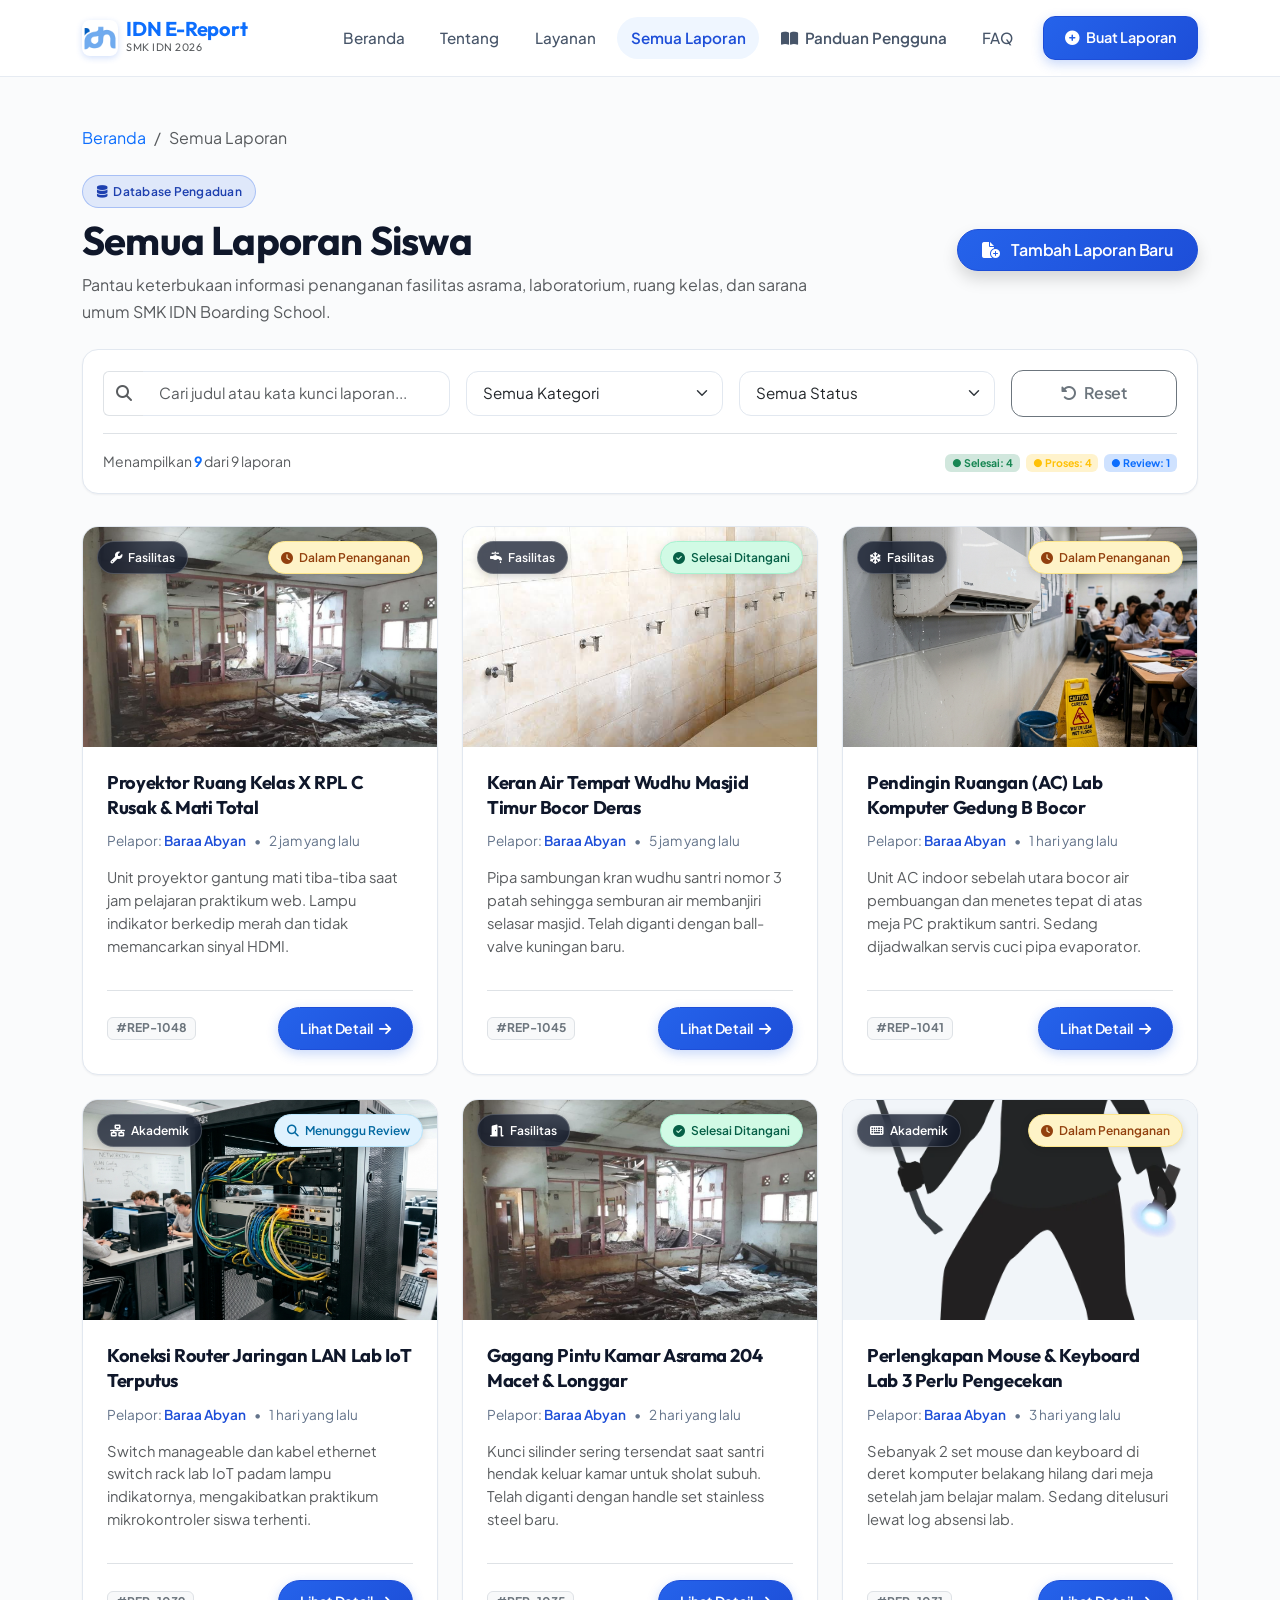
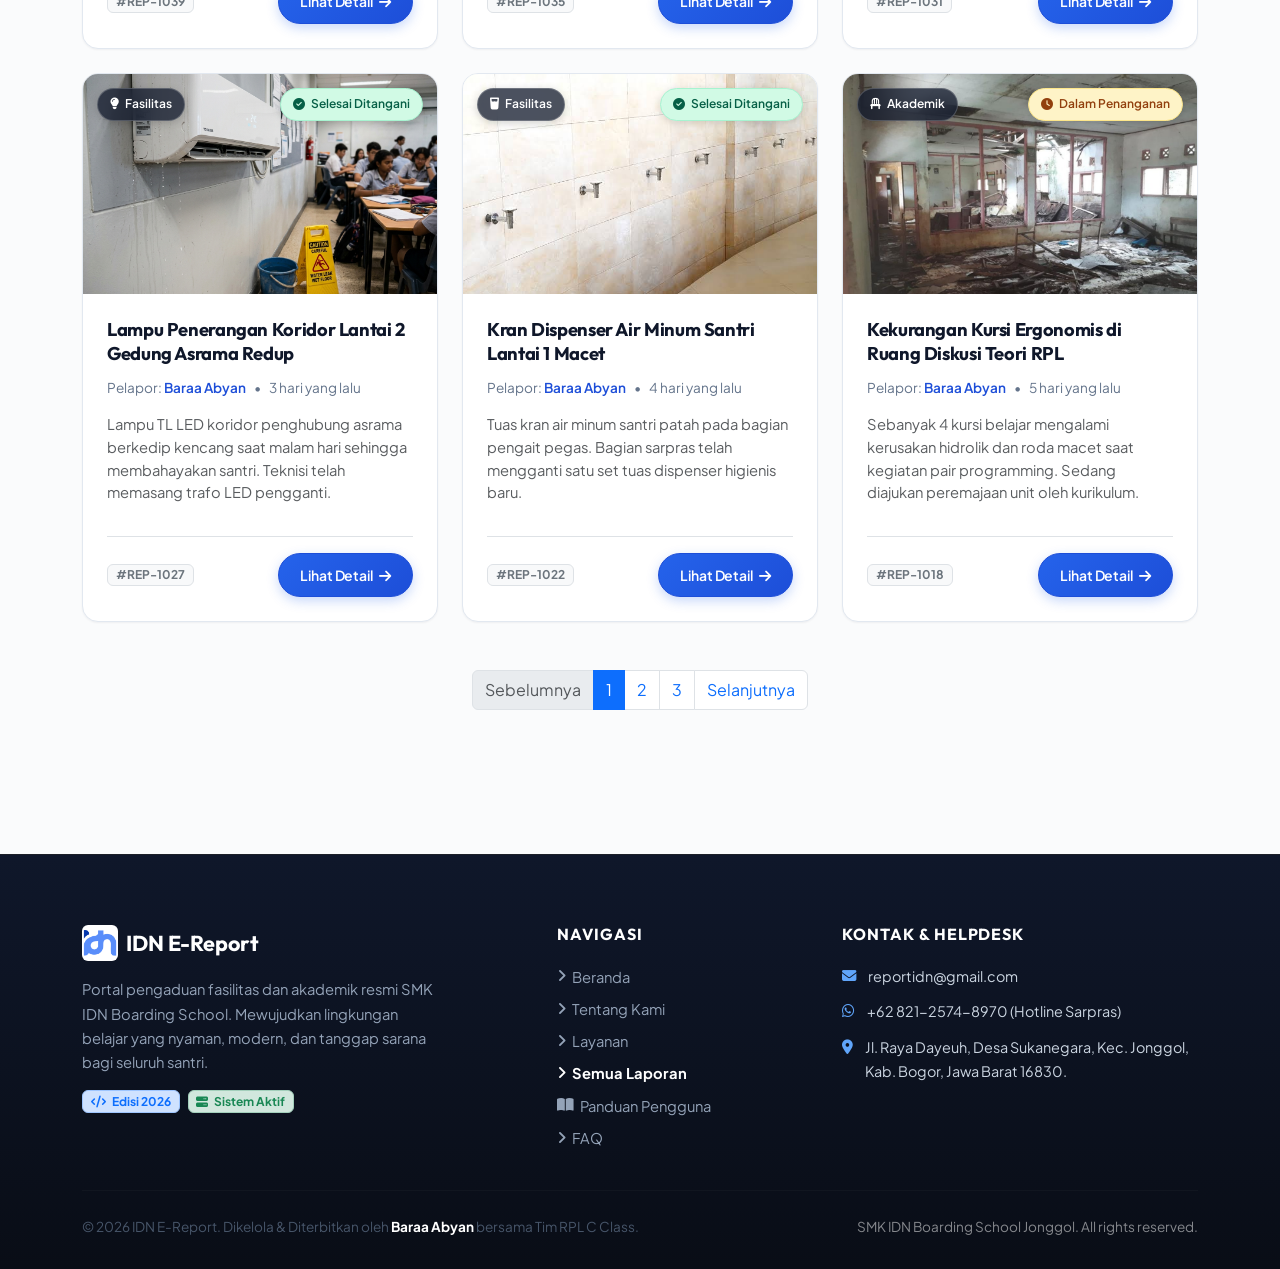
<file: reports.html>
<!doctype html>
<html lang="id">
  <head>
    <meta charset="UTF-8" />
    <meta name="viewport" content="width=device-width, initial-scale=1.0" />
    <title>Semua Laporan | IDN E-Report 2026</title>
    <link
      rel="shortcut icon"
      href="./assets/images/idn logo.png"
      type="image/x-icon"
    />

    <!-- Google Fonts -->
    <link rel="preconnect" href="https://fonts.googleapis.com" />
    <link rel="preconnect" href="https://fonts.gstatic.com" crossorigin />
    <link
      href="https://fonts.googleapis.com/css2?family=Outfit:wght@400;500;600;700;800&family=Plus+Jakarta+Sans:wght@300;400;500;600;700;800&display=swap"
      rel="stylesheet"
    />

    
    <!-- Bootstrap 5.3 CSS -->
    <link
      href="https://cdn.jsdelivr.net/npm/bootstrap@5.3.3/dist/css/bootstrap.min.css"
      rel="stylesheet"
    />

    <!-- Font Awesome Icons -->
    <link
      rel="stylesheet"
      href="https://cdnjs.cloudflare.com/ajax/libs/font-awesome/6.5.1/css/all.min.css"
    />

    <!-- Animate.css -->
    <link
      rel="stylesheet"
      href="https://cdnjs.cloudflare.com/ajax/libs/animate.css/4.1.1/animate.min.css"
    />

    <!-- AOS CSS -->
    <link href="https://unpkg.com/aos@2.3.1/dist/aos.css" rel="stylesheet" />

    <!-- Custom CSS -->
    <link rel="stylesheet" href="./assets/style.css" />
  </head>
  <body>
    <!-- Navbar -->
    <nav class="navbar navbar-expand-lg navbar-custom">
      <div class="container">
        <a class="navbar-brand d-flex align-items-center gap-2" href="index.html">
          <img
            src="./assets/images/idn logo.png"
            alt="Logo IDN"
            class="brand-icon"
          />
          <div class="d-flex flex-column">
            <span class="fw-bold text-primary lh-1">IDN E-Report</span>
            <small class="text-muted" style="font-size: 0.68rem; letter-spacing: 0.05em;">SMK IDN 2026</small>
          </div>
        </a>

        <button
          class="navbar-toggler shadow-none border-0"
          type="button"
          data-bs-toggle="collapse"
          data-bs-target="#navbarNav"
          aria-controls="navbarNav"
          aria-expanded="false"
          aria-label="Toggle navigation"
        >
          <span class="navbar-toggler-icon"></span>
        </button>

        <div class="collapse navbar-collapse" id="navbarNav">
          <ul class="navbar-nav ms-auto gap-lg-2 pt-3 pt-lg-0 text-center align-items-lg-center">
            <li class="nav-item">
              <a class="nav-link" href="index.html">Beranda</a>
            </li>
            <li class="nav-item">
              <a class="nav-link" href="index.html#about">Tentang</a>
            </li>
            <li class="nav-item">
              <a class="nav-link" href="index.html#services">Layanan</a>
            </li>
            <li class="nav-item">
              <a class="nav-link active" aria-current="page" href="reports.html">Semua Laporan</a>
            </li>
            <li class="nav-item">
              <a class="nav-link fw-semibold text-primary" href="panduan.html">
                <i class="fa-solid fa-book-open me-1"></i> Panduan Pengguna
              </a>
            </li>
            <li class="nav-item">
              <a class="nav-link" href="index.html#faq">FAQ</a>
            </li>
            <li class="nav-item ms-lg-2 mt-2 mt-lg-0">
              <button
                type="button"
                data-bs-toggle="modal"
                data-bs-target="#tambahLaporanModal"
                class="btn btn-primary nav-cta"
              >
                <i class="fa-solid fa-plus-circle me-1"></i> Buat Laporan
              </button>
            </li>
          </ul>
        </div>
      </div>
    </nav>

    <!-- Main Content -->
    <main class="py-5">
      <div class="container">
        <!-- Breadcrumb -->
        <nav aria-label="breadcrumb" class="mb-4">
          <ol class="breadcrumb">
            <li class="breadcrumb-item"><a href="index.html" class="text-decoration-none">Beranda</a></li>
            <li class="breadcrumb-item active" aria-current="page">Semua Laporan</li>
          </ol>
        </nav>

        <!-- Header Row -->
        <div class="row align-items-center justify-content-between g-4 mb-4">
          <div class="col-lg-8 text-center text-lg-start">
            <span class="badge-pill-custom badge-tag-academic mb-2">
              <i class="fa-solid fa-database"></i> Database Pengaduan
            </span>
            <h1 class="display-6 fw-bold text-slate-900 mb-2">Semua Laporan Siswa</h1>
            <p class="text-muted mb-0">
              Pantau keterbukaan informasi penanganan fasilitas asrama, laboratorium, ruang kelas, dan sarana umum SMK IDN Boarding School.
            </p>
          </div>
          <div class="col-lg-4 text-center text-lg-end">
            <button
              type="button"
              data-bs-toggle="modal"
              data-bs-target="#tambahLaporanModal"
              class="btn btn-primary btn-pill px-4 py-2 shadow"
            >
              <i class="fa-solid fa-file-circle-plus me-2"></i> Tambah Laporan Baru
            </button>
          </div>
        </div>

        <!-- Filter & Search Box -->
        <div class="filter-search-box">
          <div class="row g-3 align-items-center">
            <div class="col-lg-4 col-md-6">
              <div class="input-group">
                <span class="input-group-text bg-white border-end-0 text-muted">
                  <i class="fa-solid fa-magnifying-glass"></i>
                </span>
                <input
                  type="text"
                  id="searchInput"
                  class="form-control border-start-0"
                  placeholder="Cari judul atau kata kunci laporan..."
                />
              </div>
            </div>
            <div class="col-lg-3 col-md-6">
              <select id="categoryFilter" class="form-select">
                <option value="all">Semua Kategori</option>
                <option value="fasilitas">Kategori: Fasilitas</option>
                <option value="akademik">Kategori: Akademik</option>
              </select>
            </div>
            <div class="col-lg-3 col-md-6">
              <select id="statusFilter" class="form-select">
                <option value="all">Semua Status</option>
                <option value="proses">Dalam Penanganan</option>
                <option value="selesai">Selesai Ditangani</option>
                <option value="verifikasi">Menunggu Review</option>
              </select>
            </div>
            <div class="col-lg-2 col-md-6">
              <button id="resetFilterBtn" class="btn btn-outline-secondary w-100">
                <i class="fa-solid fa-rotate-left me-1"></i> Reset
              </button>
            </div>
          </div>

          <!-- Counter Indicator -->
          <div class="d-flex justify-content-between align-items-center mt-3 pt-3 border-top text-muted small">
            <div>
              Menampilkan <strong id="visibleCount" class="text-primary">9</strong> dari 9 laporan
            </div>
            <div>
              <span class="badge bg-success-subtle text-success me-1">● Selesai: 4</span>
              <span class="badge bg-warning-subtle text-warning me-1">● Proses: 4</span>
              <span class="badge bg-primary-subtle text-primary">● Review: 1</span>
            </div>
          </div>
        </div>

        <!-- Notification Toast Banner if newly submitted -->
        <div id="submitAlert" class="alert alert-success alert-dismissible fade d-none mb-4 shadow-sm" role="alert">
          <div class="d-flex align-items-center gap-2">
            <i class="fa-solid fa-circle-check fa-lg"></i>
            <div>
              <strong>Laporan Berhasil Terkirim!</strong> Tiket laporan atas nama <strong>Baraa Abyan</strong> telah ditambahkan ke sistem dan siap diverifikasi oleh Sarpras.
            </div>
          </div>
          <button type="button" class="btn-close" data-bs-dismiss="alert" aria-label="Close"></button>
        </div>

        <!-- Reports Grid -->
        <div id="reportsContainer" class="row g-4 mb-5">
          <!-- Card 1 -->
          <div class="col-12 col-md-6 col-lg-4 report-item" data-category="fasilitas" data-status="proses">
            <div class="card h-100">
              <div class="card-img-wrapper">
                <span class="badge-overlay">
                  <i class="fa-solid fa-wrench me-1"></i> Fasilitas
                </span>
                <span class="badge-overlay-status badge-status-in-progress">
                  <i class="fa-solid fa-clock me-1"></i> Dalam Penanganan
                </span>
                <img
                  src="./assets/images/kelas rusak.jpeg"
                  class="card-img-top"
                  alt="Proyektor Rusak"
                />
              </div>
              <div class="card-body d-flex flex-column">
                <h5 class="card-title">Proyektor Ruang Kelas X RPL C Rusak & Mati Total</h5>
                <div class="card-author-meta">
                  <span>Pelapor: <a href="single-reports.html" class="card-author-name">Baraa Abyan</a></span>
                  <span>•</span>
                  <span>2 jam yang lalu</span>
                </div>
                <p class="card-text text-muted flex-grow-1">
                  Unit proyektor gantung mati tiba-tiba saat jam pelajaran praktikum web. Lampu indikator berkedip merah dan tidak memancarkan sinyal HDMI.
                </p>
                <div class="mt-3 pt-3 border-top d-flex justify-content-between align-items-center">
                  <span class="badge bg-light text-secondary border">#REP-1048</span>
                  <a href="single-reports.html" class="btn btn-sm btn-primary rounded-pill">
                    Lihat Detail <i class="fa-solid fa-arrow-right ms-1"></i>
                  </a>
                </div>
              </div>
            </div>
          </div>

          <!-- Card 2 -->
          <div class="col-12 col-md-6 col-lg-4 report-item" data-category="fasilitas" data-status="selesai">
            <div class="card h-100">
              <div class="card-img-wrapper">
                <span class="badge-overlay">
                  <i class="fa-solid fa-faucet-drip me-1"></i> Fasilitas
                </span>
                <span class="badge-overlay-status badge-status-resolved">
                  <i class="fa-solid fa-circle-check me-1"></i> Selesai Ditangani
                </span>
                <img
                  src="./assets/images/keran rusak.jpeg"
                  class="card-img-top"
                  alt="Keran Wudhu Masjid Bocor"
                />
              </div>
              <div class="card-body d-flex flex-column">
                <h5 class="card-title">Keran Air Tempat Wudhu Masjid Timur Bocor Deras</h5>
                <div class="card-author-meta">
                  <span>Pelapor: <a href="single-reports.html" class="card-author-name">Baraa Abyan</a></span>
                  <span>•</span>
                  <span>5 jam yang lalu</span>
                </div>
                <p class="card-text text-muted flex-grow-1">
                  Pipa sambungan kran wudhu santri nomor 3 patah sehingga semburan air membanjiri selasar masjid. Telah diganti dengan ball-valve kuningan baru.
                </p>
                <div class="mt-3 pt-3 border-top d-flex justify-content-between align-items-center">
                  <span class="badge bg-light text-secondary border">#REP-1045</span>
                  <a href="single-reports.html" class="btn btn-sm btn-primary rounded-pill">
                    Lihat Detail <i class="fa-solid fa-arrow-right ms-1"></i>
                  </a>
                </div>
              </div>
            </div>
          </div>

          <!-- Card 3 -->
          <div class="col-12 col-md-6 col-lg-4 report-item" data-category="fasilitas" data-status="proses">
            <div class="card h-100">
              <div class="card-img-wrapper">
                <span class="badge-overlay">
                  <i class="fa-solid fa-snowflake me-1"></i> Fasilitas
                </span>
                <span class="badge-overlay-status badge-status-in-progress">
                  <i class="fa-solid fa-clock me-1"></i> Dalam Penanganan
                </span>
                <img
                  src="./assets/images/ac_rusak.jpg"
                  class="card-img-top"
                  alt="AC Lab Bocor"
                />
              </div>
              <div class="card-body d-flex flex-column">
                <h5 class="card-title">Pendingin Ruangan (AC) Lab Komputer Gedung B Bocor</h5>
                <div class="card-author-meta">
                  <span>Pelapor: <a href="single-reports.html" class="card-author-name">Baraa Abyan</a></span>
                  <span>•</span>
                  <span>1 hari yang lalu</span>
                </div>
                <p class="card-text text-muted flex-grow-1">
                  Unit AC indoor sebelah utara bocor air pembuangan dan menetes tepat di atas meja PC praktikum santri. Sedang dijadwalkan servis cuci pipa evaporator.
                </p>
                <div class="mt-3 pt-3 border-top d-flex justify-content-between align-items-center">
                  <span class="badge bg-light text-secondary border">#REP-1041</span>
                  <a href="single-reports.html" class="btn btn-sm btn-primary rounded-pill">
                    Lihat Detail <i class="fa-solid fa-arrow-right ms-1"></i>
                  </a>
                </div>
              </div>
            </div>
          </div>

          <!-- Card 4 -->
          <div class="col-12 col-md-6 col-lg-4 report-item" data-category="akademik" data-status="verifikasi">
            <div class="card h-100">
              <div class="card-img-wrapper">
                <span class="badge-overlay">
                  <i class="fa-solid fa-network-wired me-1"></i> Akademik
                </span>
                <span class="badge-overlay-status badge-status-pending">
                  <i class="fa-solid fa-magnifying-glass me-1"></i> Menunggu Review
                </span>
                <img
                  src="./assets/images/lab_router.jpg"
                  class="card-img-top"
                  alt="Router Jaringan Putus"
                />
              </div>
              <div class="card-body d-flex flex-column">
                <h5 class="card-title">Koneksi Router Jaringan LAN Lab IoT Terputus</h5>
                <div class="card-author-meta">
                  <span>Pelapor: <a href="single-reports.html" class="card-author-name">Baraa Abyan</a></span>
                  <span>•</span>
                  <span>1 hari yang lalu</span>
                </div>
                <p class="card-text text-muted flex-grow-1">
                  Switch manageable dan kabel ethernet switch rack lab IoT padam lampu indikatornya, mengakibatkan praktikum mikrokontroler siswa terhenti.
                </p>
                <div class="mt-3 pt-3 border-top d-flex justify-content-between align-items-center">
                  <span class="badge bg-light text-secondary border">#REP-1039</span>
                  <a href="single-reports.html" class="btn btn-sm btn-primary rounded-pill">
                    Lihat Detail <i class="fa-solid fa-arrow-right ms-1"></i>
                  </a>
                </div>
              </div>
            </div>
          </div>

          <!-- Card 5 -->
          <div class="col-12 col-md-6 col-lg-4 report-item" data-category="fasilitas" data-status="selesai">
            <div class="card h-100">
              <div class="card-img-wrapper">
                <span class="badge-overlay">
                  <i class="fa-solid fa-door-open me-1"></i> Fasilitas
                </span>
                <span class="badge-overlay-status badge-status-resolved">
                  <i class="fa-solid fa-circle-check me-1"></i> Selesai Ditangani
                </span>
                <img
                  src="./assets/images/kelas rusak.jpeg"
                  class="card-img-top"
                  alt="Gagang Pintu Rusak"
                />
              </div>
              <div class="card-body d-flex flex-column">
                <h5 class="card-title">Gagang Pintu Kamar Asrama 204 Macet & Longgar</h5>
                <div class="card-author-meta">
                  <span>Pelapor: <a href="single-reports.html" class="card-author-name">Baraa Abyan</a></span>
                  <span>•</span>
                  <span>2 hari yang lalu</span>
                </div>
                <p class="card-text text-muted flex-grow-1">
                  Kunci silinder sering tersendat saat santri hendak keluar kamar untuk sholat subuh. Telah diganti dengan handle set stainless steel baru.
                </p>
                <div class="mt-3 pt-3 border-top d-flex justify-content-between align-items-center">
                  <span class="badge bg-light text-secondary border">#REP-1035</span>
                  <a href="single-reports.html" class="btn btn-sm btn-primary rounded-pill">
                    Lihat Detail <i class="fa-solid fa-arrow-right ms-1"></i>
                  </a>
                </div>
              </div>
            </div>
          </div>

          <!-- Card 6 -->
          <div class="col-12 col-md-6 col-lg-4 report-item" data-category="akademik" data-status="proses">
            <div class="card h-100">
              <div class="card-img-wrapper">
                <span class="badge-overlay">
                  <i class="fa-solid fa-keyboard me-1"></i> Akademik
                </span>
                <span class="badge-overlay-status badge-status-in-progress">
                  <i class="fa-solid fa-clock me-1"></i> Dalam Penanganan
                </span>
                <img
                  src="./assets/images/malingg.png"
                  class="card-img-top"
                  alt="Inventaris Lab Hilang"
                />
              </div>
              <div class="card-body d-flex flex-column">
                <h5 class="card-title">Perlengkapan Mouse & Keyboard Lab 3 Perlu Pengecekan</h5>
                <div class="card-author-meta">
                  <span>Pelapor: <a href="single-reports.html" class="card-author-name">Baraa Abyan</a></span>
                  <span>•</span>
                  <span>3 hari yang lalu</span>
                </div>
                <p class="card-text text-muted flex-grow-1">
                  Sebanyak 2 set mouse dan keyboard di deret komputer belakang hilang dari meja setelah jam belajar malam. Sedang ditelusuri lewat log absensi lab.
                </p>
                <div class="mt-3 pt-3 border-top d-flex justify-content-between align-items-center">
                  <span class="badge bg-light text-secondary border">#REP-1031</span>
                  <a href="single-reports.html" class="btn btn-sm btn-primary rounded-pill">
                    Lihat Detail <i class="fa-solid fa-arrow-right ms-1"></i>
                  </a>
                </div>
              </div>
            </div>
          </div>

          <!-- Card 7 -->
          <div class="col-12 col-md-6 col-lg-4 report-item" data-category="fasilitas" data-status="selesai">
            <div class="card h-100">
              <div class="card-img-wrapper">
                <span class="badge-overlay">
                  <i class="fa-solid fa-lightbulb me-1"></i> Fasilitas
                </span>
                <span class="badge-overlay-status badge-status-resolved">
                  <i class="fa-solid fa-circle-check me-1"></i> Selesai Ditangani
                </span>
                <img
                  src="./assets/images/ac_rusak.jpg"
                  class="card-img-top"
                  alt="Lampu Koridor Redup"
                />
              </div>
              <div class="card-body d-flex flex-column">
                <h5 class="card-title">Lampu Penerangan Koridor Lantai 2 Gedung Asrama Redup</h5>
                <div class="card-author-meta">
                  <span>Pelapor: <a href="single-reports.html" class="card-author-name">Baraa Abyan</a></span>
                  <span>•</span>
                  <span>3 hari yang lalu</span>
                </div>
                <p class="card-text text-muted flex-grow-1">
                  Lampu TL LED koridor penghubung asrama berkedip kencang saat malam hari sehingga membahayakan santri. Teknisi telah memasang trafo LED pengganti.
                </p>
                <div class="mt-3 pt-3 border-top d-flex justify-content-between align-items-center">
                  <span class="badge bg-light text-secondary border">#REP-1027</span>
                  <a href="single-reports.html" class="btn btn-sm btn-primary rounded-pill">
                    Lihat Detail <i class="fa-solid fa-arrow-right ms-1"></i>
                  </a>
                </div>
              </div>
            </div>
          </div>

          <!-- Card 8 -->
          <div class="col-12 col-md-6 col-lg-4 report-item" data-category="fasilitas" data-status="selesai">
            <div class="card h-100">
              <div class="card-img-wrapper">
                <span class="badge-overlay">
                  <i class="fa-solid fa-glass-water me-1"></i> Fasilitas
                </span>
                <span class="badge-overlay-status badge-status-resolved">
                  <i class="fa-solid fa-circle-check me-1"></i> Selesai Ditangani
                </span>
                <img
                  src="./assets/images/keran rusak.jpeg"
                  class="card-img-top"
                  alt="Dispenser Air Macet"
                />
              </div>
              <div class="card-body d-flex flex-column">
                <h5 class="card-title">Kran Dispenser Air Minum Santri Lantai 1 Macet</h5>
                <div class="card-author-meta">
                  <span>Pelapor: <a href="single-reports.html" class="card-author-name">Baraa Abyan</a></span>
                  <span>•</span>
                  <span>4 hari yang lalu</span>
                </div>
                <p class="card-text text-muted flex-grow-1">
                  Tuas kran air minum santri patah pada bagian pengait pegas. Bagian sarpras telah mengganti satu set tuas dispenser higienis baru.
                </p>
                <div class="mt-3 pt-3 border-top d-flex justify-content-between align-items-center">
                  <span class="badge bg-light text-secondary border">#REP-1022</span>
                  <a href="single-reports.html" class="btn btn-sm btn-primary rounded-pill">
                    Lihat Detail <i class="fa-solid fa-arrow-right ms-1"></i>
                  </a>
                </div>
              </div>
            </div>
          </div>

          <!-- Card 9 -->
          <div class="col-12 col-md-6 col-lg-4 report-item" data-category="akademik" data-status="proses">
            <div class="card h-100">
              <div class="card-img-wrapper">
                <span class="badge-overlay">
                  <i class="fa-solid fa-chair me-1"></i> Akademik
                </span>
                <span class="badge-overlay-status badge-status-in-progress">
                  <i class="fa-solid fa-clock me-1"></i> Dalam Penanganan
                </span>
                <img
                  src="./assets/images/kelas rusak.jpeg"
                  class="card-img-top"
                  alt="Kursi Kelas Rusak"
                />
              </div>
              <div class="card-body d-flex flex-column">
                <h5 class="card-title">Kekurangan Kursi Ergonomis di Ruang Diskusi Teori RPL</h5>
                <div class="card-author-meta">
                  <span>Pelapor: <a href="single-reports.html" class="card-author-name">Baraa Abyan</a></span>
                  <span>•</span>
                  <span>5 hari yang lalu</span>
                </div>
                <p class="card-text text-muted flex-grow-1">
                  Sebanyak 4 kursi belajar mengalami kerusakan hidrolik dan roda macet saat kegiatan pair programming. Sedang diajukan peremajaan unit oleh kurikulum.
                </p>
                <div class="mt-3 pt-3 border-top d-flex justify-content-between align-items-center">
                  <span class="badge bg-light text-secondary border">#REP-1018</span>
                  <a href="single-reports.html" class="btn btn-sm btn-primary rounded-pill">
                    Lihat Detail <i class="fa-solid fa-arrow-right ms-1"></i>
                  </a>
                </div>
              </div>
            </div>
          </div>
        </div>

        <!-- Empty State (Hidden by default) -->
        <div id="noResults" class="text-center py-5 d-none">
          <div class="text-muted mb-3">
            <i class="fa-regular fa-folder-open fa-3x"></i>
          </div>
          <h4 class="fw-bold">Tidak ada laporan yang cocok</h4>
          <p class="text-muted">Coba ubah kata kunci pencarian atau reset filter kategori.</p>
          <button id="resetFromEmptyBtn" class="btn btn-outline-primary btn-sm rounded-pill">
            Reset Semua Filter
          </button>
        </div>

        <!-- Pagination -->
        <nav aria-label="Navigasi Halaman Laporan" class="mt-4">
          <ul class="pagination justify-content-center">
            <li class="page-item disabled">
              <a class="page-link" href="#" tabindex="-1">Sebelumnya</a>
            </li>
            <li class="page-item active"><a class="page-link" href="#">1</a></li>
            <li class="page-item"><a class="page-link" href="#">2</a></li>
            <li class="page-item"><a class="page-link" href="#">3</a></li>
            <li class="page-item">
              <a class="page-link" href="#">Selanjutnya</a>
            </li>
          </ul>
        </nav>
      </div>
    </main>

    <!-- Modal Tambah Laporan -->
    <div
      class="modal fade"
      id="tambahLaporanModal"
      tabindex="-1"
      aria-labelledby="tambahLaporanModalLabel"
      aria-hidden="true"
    >
      <div class="modal-dialog modal-dialog-centered modal-lg">
        <div class="modal-content border-0 shadow-lg" style="border-radius: var(--radius-lg);">
          <div class="modal-header bg-primary text-white py-3 px-4">
            <h5 class="modal-title fw-bold" id="tambahLaporanModalLabel">
              <i class="fa-solid fa-pen-to-square me-2"></i> Formulir Pengaduan Sarana IDN
            </h5>
            <button
              type="button"
              class="btn-close btn-close-white"
              data-bs-dismiss="modal"
              aria-label="Tutup"
            ></button>
          </div>
          <form id="laporanForm">
            <div class="modal-body p-4 p-md-5">
              <div class="row g-3">
                <div class="col-md-6">
                  <label class="form-label fw-semibold text-slate-800">
                    Nama Pelapor <span class="text-danger">*</span>
                  </label>
                  <input
                    type="text"
                    id="namaPelapor"
                    class="form-control"
                    value="Baraa Abyan"
                    readonly
                  />
                  <small class="text-muted" style="font-size: 0.78rem;">Otomatis teridentifikasi sebagai Baraa Abyan.</small>
                </div>

                <div class="col-md-6">
                  <label class="form-label fw-semibold text-slate-800">
                    Kategori Pengaduan <span class="text-danger">*</span>
                  </label>
                  <select id="modalKategori" class="form-select" required>
                    <option value="">Pilih Kategori</option>
                    <option value="fasilitas" selected>Fasilitas (Kelas, Lab, Asrama, Masjid)</option>
                    <option value="akademik">Akademik (Kurikulum & Perlengkapan IT)</option>
                    <option value="privasi">Privasi Terjaga / Aspirasi Khusus</option>
                  </select>
                </div>

                <div class="col-12">
                  <label class="form-label fw-semibold text-slate-800">
                    Judul Laporan <span class="text-danger">*</span>
                  </label>
                  <input
                    type="text"
                    id="modalJudul"
                    class="form-control"
                    placeholder="Contoh: Kran Air Wudhu Samping Masjid Patah"
                    required
                  />
                </div>

                <div class="col-md-6">
                  <label class="form-label fw-semibold text-slate-800">
                    Lokasi Spesifik <span class="text-danger">*</span>
                  </label>
                  <input
                    type="text"
                    id="modalLokasi"
                    class="form-control"
                    placeholder="Contoh: Gedung B, Lantai 2, Ruang Lab 3"
                    required
                  />
                </div>

                <div class="col-md-6">
                  <label class="form-label fw-semibold text-slate-800">
                    Tingkat Urgensi
                  </label>
                  <select id="modalUrgensi" class="form-select">
                    <option value="sedang">Sedang (Bisa digunakan terbatas)</option>
                    <option value="tinggi">Tinggi (Mengganggu kegiatan belajar)</option>
                    <option value="darurat">Darurat (Kebocoran/Korsleting listrik)</option>
                  </select>
                </div>

                <div class="col-12">
                  <label class="form-label fw-semibold text-slate-800">
                    Detail & Kronologi Masalah <span class="text-danger">*</span>
                  </label>
                  <textarea
                    id="modalDeskripsi"
                    rows="4"
                    class="form-control"
                    placeholder="Jelaskan secara jelas kondisi kerusakan, kapan pertama kali terjadi, dan dampaknya..."
                    required
                  ></textarea>
                </div>

                <div class="col-12">
                  <label class="form-label fw-semibold text-slate-800">
                    Unggah Foto Bukti Fisik <span class="text-muted font-normal">(Disarankan)</span>
                  </label>
                  <input
                    type="file"
                    class="form-control"
                    id="modalFoto"
                    accept="image/*"
                  />
                  <small class="text-muted" style="font-size: 0.78rem;">Format didukung: JPG, PNG, WEBP (Maks. 5MB).</small>
                </div>
              </div>
            </div>
            <div class="modal-footer bg-light px-4 py-3">
              <button
                type="button"
                class="btn btn-outline-secondary"
                data-bs-dismiss="modal"
              >
                Batal
              </button>
              <button type="submit" class="btn btn-primary px-4">
                <i class="fa-solid fa-paper-plane me-2"></i> Kirim Laporan Sekarang
              </button>
            </div>
          </form>
        </div>
      </div>
    </div>

    <!-- Footer -->
    <footer>
      <div class="container">
        <div class="row g-4 justify-content-between">
          <div class="col-lg-4 text-white">
            <div class="d-flex align-items-center gap-2 mb-3">
              <img
                class="rounded"
                src="./assets/images/logo idn footer.jpeg"
                width="36"
                height="36"
                alt="Logo IDN"
              />
              <span class="footer-brand-title">IDN E-Report</span>
            </div>
            <p class="footer-desc">
              Portal pengaduan fasilitas dan akademik resmi SMK IDN Boarding School. Mewujudkan lingkungan belajar yang nyaman, modern, dan tanggap sarana bagi seluruh santri.
            </p>
            <div class="d-flex gap-2 mt-3">
              <span class="badge bg-primary-subtle text-primary border border-primary-subtle">
                <i class="fa-solid fa-code me-1"></i> Edisi 2026
              </span>
              <span class="badge bg-success-subtle text-success border border-success-subtle">
                <i class="fa-solid fa-server me-1"></i> Sistem Aktif
              </span>
            </div>
          </div>

          <div class="col-lg-2 col-md-4">
            <h5 class="footer-heading">Navigasi</h5>
            <div class="d-flex flex-column gap-2">
              <a class="footer-link" href="index.html">
                <i class="fa-solid fa-angle-right"></i> Beranda
              </a>
              <a class="footer-link" href="index.html#about">
                <i class="fa-solid fa-angle-right"></i> Tentang Kami
              </a>
              <a class="footer-link" href="index.html#services">
                <i class="fa-solid fa-angle-right"></i> Layanan
              </a>
              <a class="footer-link text-white fw-bold" href="reports.html">
                <i class="fa-solid fa-angle-right"></i> Semua Laporan
              </a>
              <a class="footer-link" href="panduan.html">
                <i class="fa-solid fa-book-open"></i> Panduan Pengguna
              </a>
              <a class="footer-link" href="index.html#faq">
                <i class="fa-solid fa-angle-right"></i> FAQ
              </a>
            </div>
          </div>

          <div class="col-lg-4 col-md-6">
            <h5 class="footer-heading">Kontak & Helpdesk</h5>
            <div class="d-flex flex-column">
              <a class="footer-contact-item" href="mailto:reportidn@gmail.com">
                <i class="fa-solid fa-envelope"></i>
                <span>reportidn@gmail.com</span>
              </a>
              <a
                target="_blank"
                class="footer-contact-item"
                href="https://wa.me/+6282125748970"
              >
                <i class="fa-brands fa-whatsapp"></i>
                <span>+62 821-2574-8970 (Hotline Sarpras)</span>
              </a>
              <div class="footer-contact-item">
                <i class="fa-solid fa-location-dot"></i>
                <span>Jl. Raya Dayeuh, Desa Sukanegara, Kec. Jonggol, Kab. Bogor, Jawa Barat 16830.</span>
              </div>
            </div>
          </div>
        </div>

        <hr class="footer-divider" />

        <div class="d-flex flex-column flex-md-row justify-content-between align-items-center gap-2 copyright-text">
          <p class="mb-0">
            &copy; 2026 IDN E-Report. Dikelola & Diterbitkan oleh <strong class="text-white">Baraa Abyan</strong> bersama Tim RPL C Class.
          </p>
          <p class="mb-0 text-white-50">
            SMK IDN Boarding School Jonggol. All rights reserved.
          </p>
        </div>
      </div>
    </footer>

    <!-- Back to top button -->
    <button id="backToTop" class="back-to-top" title="Kembali ke atas">
      <i class="fa-solid fa-arrow-up"></i>
    </button>

    <!-- Bootstrap 5.3 JS Bundle -->
    <script src="https://cdn.jsdelivr.net/npm/bootstrap@5.3.3/dist/js/bootstrap.bundle.min.js"></script>

    <!-- Interactive Filtering & Form JS -->
    <script>
      const searchInput = document.getElementById('searchInput');
      const categoryFilter = document.getElementById('categoryFilter');
      const statusFilter = document.getElementById('statusFilter');
      const resetBtn = document.getElementById('resetFilterBtn');
      const resetFromEmptyBtn = document.getElementById('resetFromEmptyBtn');
      const reportItems = document.querySelectorAll('.report-item');
      const visibleCountEl = document.getElementById('visibleCount');
      const noResultsEl = document.getElementById('noResults');
      const backToTopBtn = document.getElementById('backToTop');
      const laporanForm = document.getElementById('laporanForm');
      const submitAlert = document.getElementById('submitAlert');

      // Scroll effect & back to top
      window.addEventListener('scroll', () => {
        if (window.scrollY > 250) {
          backToTopBtn.classList.add('show');
        } else {
          backToTopBtn.classList.remove('show');
        }
      });

      backToTopBtn.addEventListener('click', () => {
        window.scrollTo({ top: 0, behavior: 'smooth' });
      });

      // Filter logic
      function filterReports() {
        const query = searchInput.value.toLowerCase().trim();
        const selectedCategory = categoryFilter.value;
        const selectedStatus = statusFilter.value;

        let visibleCount = 0;

        reportItems.forEach(item => {
          const title = item.querySelector('.card-title').textContent.toLowerCase();
          const desc = item.querySelector('.card-text').textContent.toLowerCase();
          const category = item.getAttribute('data-category');
          const status = item.getAttribute('data-status');

          const matchSearch = query === '' || title.includes(query) || desc.includes(query);
          const matchCategory = selectedCategory === 'all' || category === selectedCategory;
          const matchStatus = selectedStatus === 'all' || status === selectedStatus;

          if (matchSearch && matchCategory && matchStatus) {
            item.style.display = '';
            visibleCount++;
          } else {
            item.style.display = 'none';
          }
        });

        visibleCountEl.textContent = visibleCount;

        if (visibleCount === 0) {
          noResultsEl.classList.remove('d-none');
        } else {
          noResultsEl.classList.add('d-none');
        }
      }

      searchInput.addEventListener('input', filterReports);
      categoryFilter.addEventListener('change', filterReports);
      statusFilter.addEventListener('change', filterReports);

      function resetFilters() {
        searchInput.value = '';
        categoryFilter.value = 'all';
        statusFilter.value = 'all';
        filterReports();
      }

      resetBtn.addEventListener('click', resetFilters);
      resetFromEmptyBtn.addEventListener('click', resetFilters);

      // Form submission simulation
      laporanForm.addEventListener('submit', function (e) {
        e.preventDefault();

        const judul = document.getElementById('modalJudul').value;
        const kategori = document.getElementById('modalKategori').value;
        const deskripsi = document.getElementById('modalDeskripsi').value;

        // Hide modal
        const modalEl = document.getElementById('tambahLaporanModal');
        const modal = bootstrap.Modal.getInstance(modalEl);
        modal.hide();

        // Create new card and prepend to container
        const newCard = document.createElement('div');
        newCard.className = 'col-12 col-md-6 col-lg-4 report-item animate__animated animate__fadeInDown';
        newCard.setAttribute('data-category', kategori === 'akademik' ? 'akademik' : 'fasilitas');
        newCard.setAttribute('data-status', 'verifikasi');

        const badgeTag = kategori === 'akademik' ? 'Akademik' : 'Fasilitas';
        const ticketNum = '#REP-' + Math.floor(1050 + Math.random() * 50);

        newCard.innerHTML = `
          <div class="card h-100 border-primary">
            <div class="card-img-wrapper">
              <span class="badge-overlay">
                <i class="fa-solid fa-wrench me-1"></i> ${badgeTag}
              </span>
              <span class="badge-overlay-status badge-status-pending">
                <i class="fa-solid fa-clock me-1"></i> Baru / Verifikasi
              </span>
              <img
                src="./assets/images/kelas rusak.jpeg"
                class="card-img-top"
                alt="${judul}"
              />
            </div>
            <div class="card-body d-flex flex-column">
              <h5 class="card-title text-primary">${judul}</h5>
              <div class="card-author-meta">
                <span>Pelapor: <a href="single-reports.html" class="card-author-name">Baraa Abyan</a></span>
                <span>•</span>
                <span>Baru saja</span>
              </div>
              <p class="card-text text-muted flex-grow-1">${deskripsi}</p>
              <div class="mt-3 pt-3 border-top d-flex justify-content-between align-items-center">
                <span class="badge bg-light text-secondary border">${ticketNum}</span>
                <a href="single-reports.html" class="btn btn-sm btn-primary rounded-pill">
                  Lihat Detail <i class="fa-solid fa-arrow-right ms-1"></i>
                </a>
              </div>
            </div>
          </div>
        `;

        const container = document.getElementById('reportsContainer');
        container.insertBefore(newCard, container.firstChild);

        // Show alert toast banner
        submitAlert.classList.remove('d-none');
        submitAlert.classList.add('show');

        // Reset form
        laporanForm.reset();
        document.getElementById('namaPelapor').value = 'Baraa Abyan';

        // Update count
        filterReports();

        // Scroll to top of reports
        window.scrollTo({ top: 150, behavior: 'smooth' });
      });
    </script>
  </body>
</html>
</file>
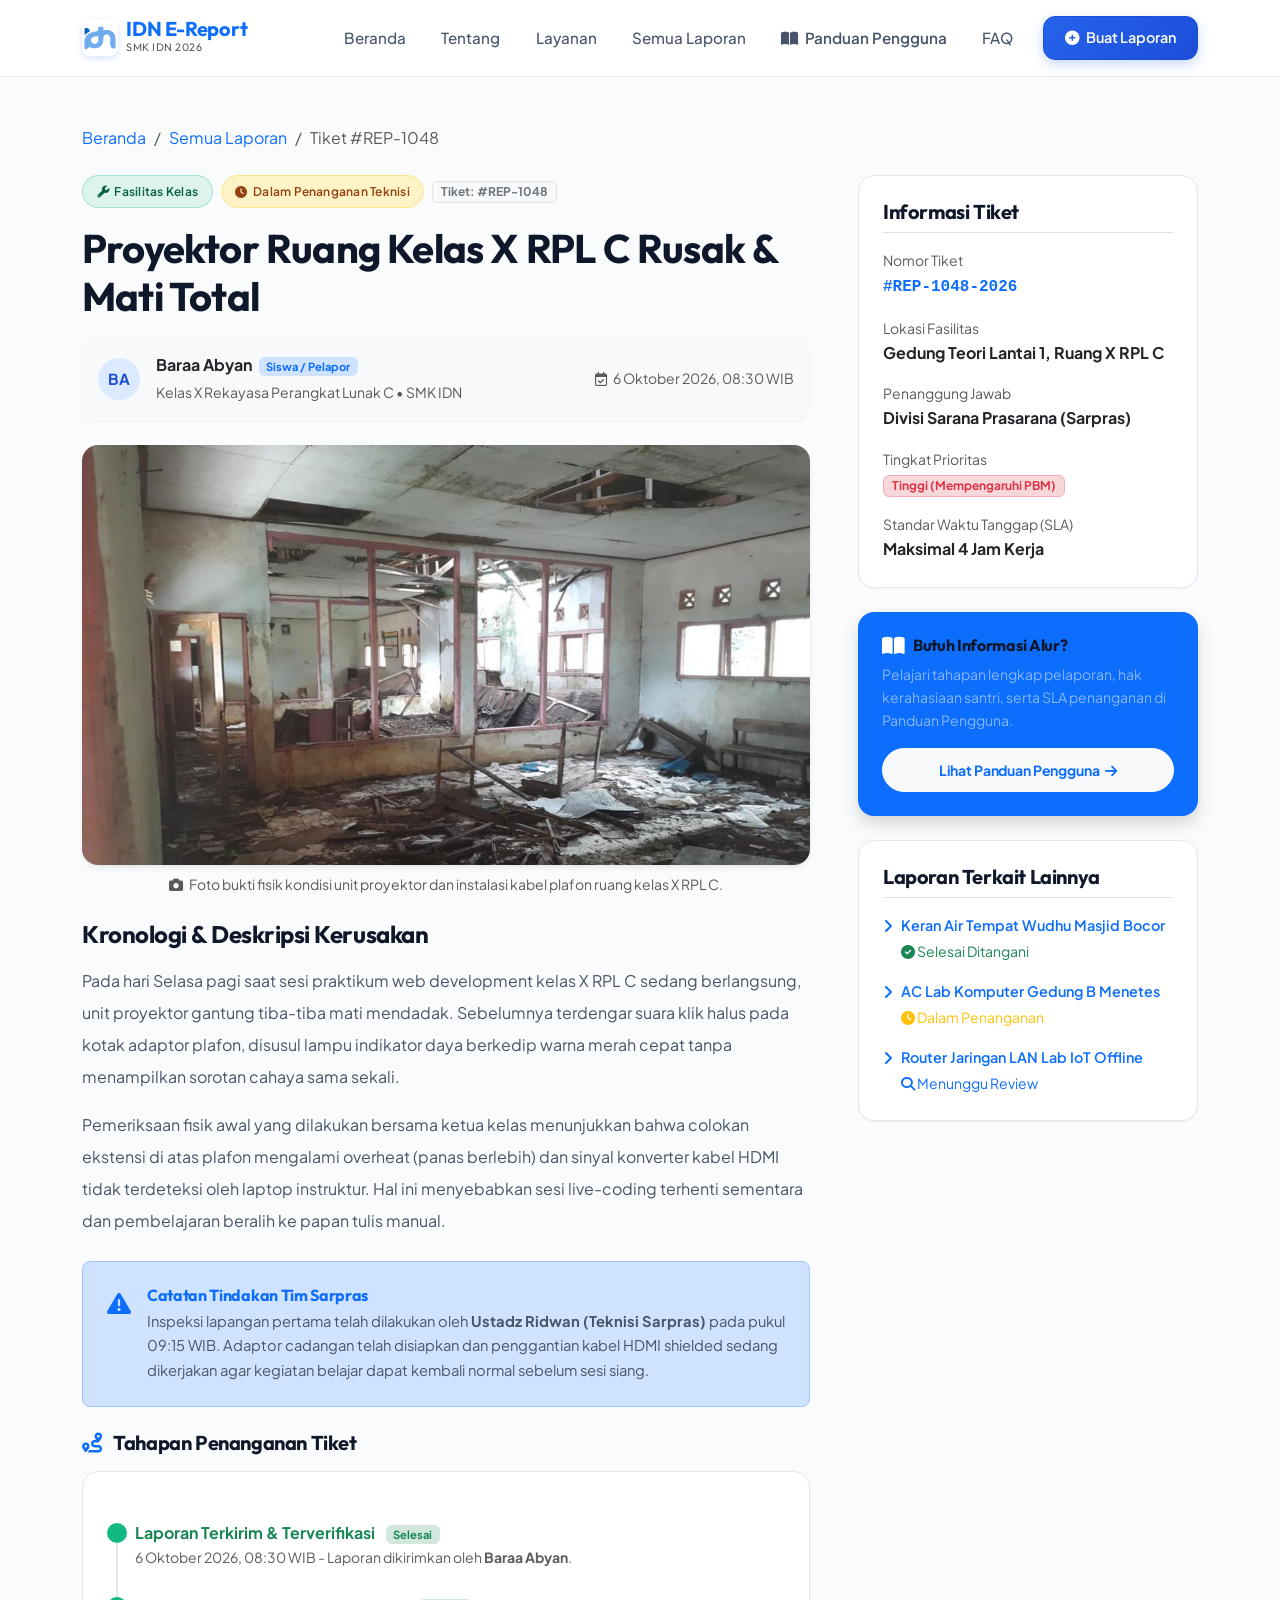
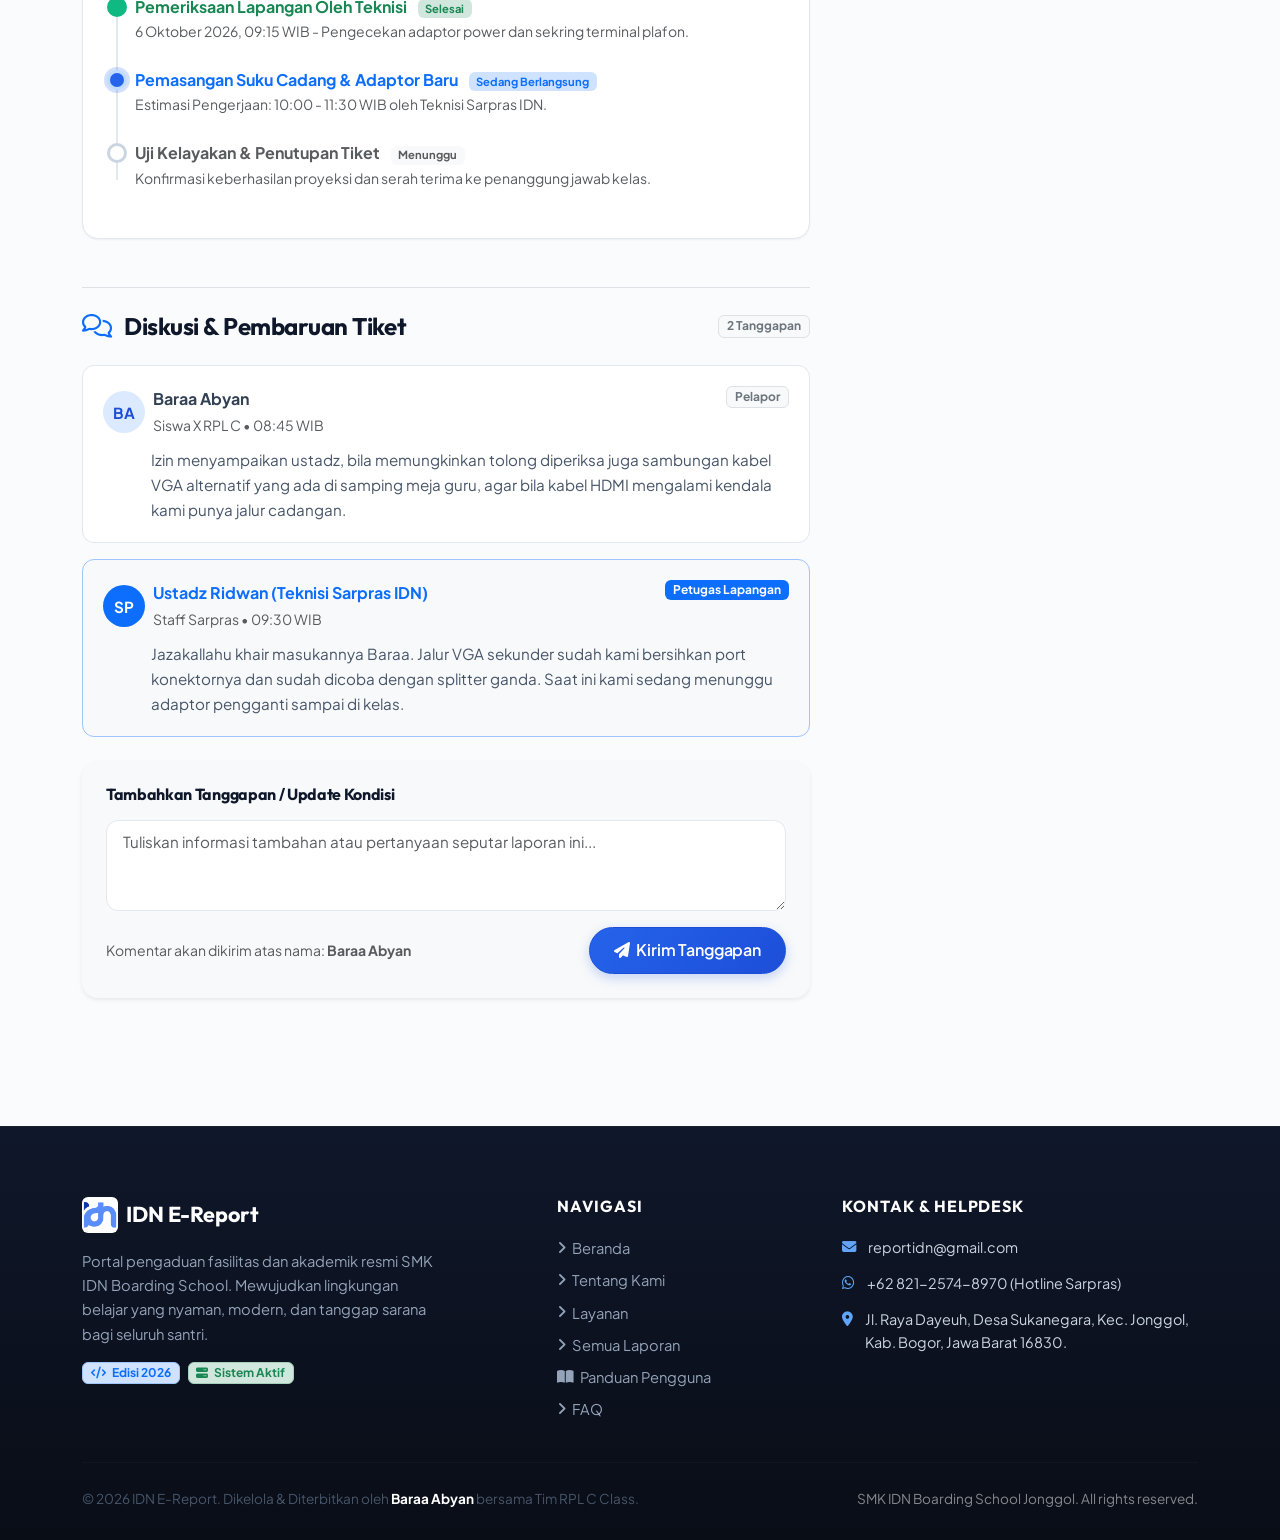
<file: single-reports.html>
<!doctype html>
<html lang="id">
  <head>
    <meta charset="UTF-8" />
    <meta name="viewport" content="width=device-width, initial-scale=1.0" />
    <title>Tiket #REP-1048: Proyektor Kelas X RPL C Rusak | IDN E-Report 2026</title>
    <link
      rel="shortcut icon"
      href="./assets/images/idn logo.png"
      type="image/x-icon"
    />

    <!-- Google Fonts -->
    <link rel="preconnect" href="https://fonts.googleapis.com" />
    <link rel="preconnect" href="https://fonts.gstatic.com" crossorigin />
    <link
      href="https://fonts.googleapis.com/css2?family=Outfit:wght@400;500;600;700;800&family=Plus+Jakarta+Sans:wght@300;400;500;600;700;800&display=swap"
      rel="stylesheet"
    />

    <!-- Bootstrap 5.3 CSS -->
    <link
      href="https://cdn.jsdelivr.net/npm/bootstrap@5.3.3/dist/css/bootstrap.min.css"
      rel="stylesheet"
    />

    
    <!-- Font Awesome Icons -->
    <link
      rel="stylesheet"
      href="https://cdnjs.cloudflare.com/ajax/libs/font-awesome/6.5.1/css/all.min.css"
    />

    <!-- Animate.css -->
    <link
      rel="stylesheet"
      href="https://cdnjs.cloudflare.com/ajax/libs/animate.css/4.1.1/animate.min.css"
    />

    <!-- Custom CSS -->
    <link rel="stylesheet" href="./assets/style.css" />
  </head>
  <body>
    <!-- Navbar -->
    <nav class="navbar navbar-expand-lg navbar-custom">
      <div class="container">
        <a class="navbar-brand d-flex align-items-center gap-2" href="index.html">
          <img
            src="./assets/images/idn logo.png"
            alt="Logo IDN"
            class="brand-icon"
          />
          <div class="d-flex flex-column">
            <span class="fw-bold text-primary lh-1">IDN E-Report</span>
            <small class="text-muted" style="font-size: 0.68rem; letter-spacing: 0.05em;">SMK IDN 2026</small>
          </div>
        </a>

        <button
          class="navbar-toggler shadow-none border-0"
          type="button"
          data-bs-toggle="collapse"
          data-bs-target="#navbarNav"
          aria-controls="navbarNav"
          aria-expanded="false"
          aria-label="Toggle navigation"
        >
          <span class="navbar-toggler-icon"></span>
        </button>

        <div class="collapse navbar-collapse" id="navbarNav">
          <ul class="navbar-nav ms-auto gap-lg-2 pt-3 pt-lg-0 text-center align-items-lg-center">
            <li class="nav-item">
              <a class="nav-link" href="index.html">Beranda</a>
            </li>
            <li class="nav-item">
              <a class="nav-link" href="index.html#about">Tentang</a>
            </li>
            <li class="nav-item">
              <a class="nav-link" href="index.html#services">Layanan</a>
            </li>
            <li class="nav-item">
              <a class="nav-link" href="reports.html">Semua Laporan</a>
            </li>
            <li class="nav-item">
              <a class="nav-link fw-semibold text-primary" href="panduan.html">
                <i class="fa-solid fa-book-open me-1"></i> Panduan Pengguna
              </a>
            </li>
            <li class="nav-item">
              <a class="nav-link" href="index.html#faq">FAQ</a>
            </li>
            <li class="nav-item ms-lg-2 mt-2 mt-lg-0">
              <a class="btn btn-primary nav-cta" href="reports.html">
                <i class="fa-solid fa-plus-circle me-1"></i> Buat Laporan
              </a>
            </li>
          </ul>
        </div>
      </div>
    </nav>

    <!-- Main Content -->
    <main class="py-5">
      <div class="container">
        <!-- Breadcrumb -->
        <nav aria-label="breadcrumb" class="mb-4">
          <ol class="breadcrumb">
            <li class="breadcrumb-item"><a href="index.html" class="text-decoration-none">Beranda</a></li>
            <li class="breadcrumb-item"><a href="reports.html" class="text-decoration-none">Semua Laporan</a></li>
            <li class="breadcrumb-item active" aria-current="page">Tiket #REP-1048</li>
          </ol>
        </nav>

        <div class="row g-4 g-lg-5">
          <!-- Left Column: Report Details -->
          <div class="col-lg-8">
            <div class="d-flex flex-wrap align-items-center gap-2 mb-3">
              <span class="badge-pill-custom badge-tag-facility">
                <i class="fa-solid fa-wrench"></i> Fasilitas Kelas
              </span>
              <span class="badge-pill-custom badge-status-in-progress">
                <i class="fa-solid fa-clock"></i> Dalam Penanganan Teknisi
              </span>
              <span class="badge bg-light text-secondary border">Tiket: #REP-1048</span>
            </div>

            <h1 class="display-6 fw-bold text-slate-900 mb-3">
              Proyektor Ruang Kelas X RPL C Rusak & Mati Total
            </h1>

            <!-- Author & Metadata Meta Strip  -->
            <div class="card p-3 mb-4 bg-light border-0">
              <div class="d-flex flex-wrap justify-content-between align-items-center gap-2">
                <div class="d-flex align-items-center gap-3">
                  <div class="comment-avatar">
                    BA
                  </div>
                  <div>
                    <div class="fw-bold text-slate-900">
                      Baraa Abyan
                      <span class="badge bg-primary-subtle text-primary ms-1" style="font-size: 0.7rem;">Siswa / Pelapor</span>
                    </div>
                    <small class="text-muted">Kelas X Rekayasa Perangkat Lunak C • SMK IDN</small>
                  </div>
                </div>
                <div class="text-muted small">
                  <i class="fa-regular fa-calendar-check me-1"></i> 6 Oktober 2026, 08:30 WIB
                </div>
              </div>
            </div>

            <!-- Report Image -->
            <div class="mb-4">
              <img
                src="./assets/images/kelas rusak.jpeg"
                alt="Dokumentasi Proyektor Ruang X RPL C"
                class="report-hero-image"
              />
              <div class="form-text mt-2 text-center text-muted">
                <i class="fa-solid fa-camera me-1"></i> Foto bukti fisik kondisi unit proyektor dan instalasi kabel plafon ruang kelas X RPL C.
              </div>
            </div>

            <!-- Article Body -->
            <div class="mb-5">
              <h4 class="fw-bold mb-3">Kronologi & Deskripsi Kerusakan</h4>
              <p class="lh-lg text-slate-700 mb-3">
                Pada hari Selasa pagi saat sesi praktikum web development kelas X RPL C sedang berlangsung, unit proyektor gantung tiba-tiba mati mendadak. Sebelumnya terdengar suara klik halus pada kotak adaptor plafon, disusul lampu indikator daya berkedip warna merah cepat tanpa menampilkan sorotan cahaya sama sekali.
              </p>
              <p class="lh-lg text-slate-700 mb-4">
                Pemeriksaan fisik awal yang dilakukan bersama ketua kelas menunjukkan bahwa colokan ekstensi di atas plafon mengalami overheat (panas berlebih) dan sinyal konverter kabel HDMI tidak terdeteksi oleh laptop instruktur. Hal ini menyebabkan sesi live-coding terhenti sementara dan pembelajaran beralih ke papan tulis manual.
              </p>

              <!-- Official Note Callout -->
              <div class="p-4 rounded-3 bg-primary-subtle border border-primary-subtle mb-4">
                <div class="d-flex gap-3">
                  <div class="text-primary mt-1">
                    <i class="fa-solid fa-triangle-exclamation fa-xl"></i>
                  </div>
                  <div>
                    <h6 class="fw-bold text-primary mb-1">Catatan Tindakan Tim Sarpras</h6>
                    <p class="mb-0 text-slate-700" style="font-size: 0.92rem;">
                      Inspeksi lapangan pertama telah dilakukan oleh <strong>Ustadz Ridwan (Teknisi Sarpras)</strong> pada pukul 09:15 WIB. Adaptor cadangan telah disiapkan dan penggantian kabel HDMI shielded sedang dikerjakan agar kegiatan belajar dapat kembali normal sebelum sesi siang.
                    </p>
                  </div>
                </div>
              </div>

              <!-- Status Progress Tracker Stepper -->
              <h5 class="fw-bold mb-3 mt-4">
                <i class="fa-solid fa-route text-primary me-2"></i> Tahapan Penanganan Tiket
              </h5>
              <div class="card p-4 mb-4">
                <div class="status-timeline">
                  <!-- Step 1 -->
                  <div class="timeline-step completed">
                    <div class="timeline-dot"></div>
                    <div class="fw-bold text-success">
                      Laporan Terkirim & Terverifikasi
                      <span class="badge bg-success-subtle text-success ms-2" style="font-size: 0.7rem;">Selesai</span>
                    </div>
                    <p class="small text-muted mb-0">6 Oktober 2026, 08:30 WIB - Laporan dikirimkan oleh <strong>Baraa Abyan</strong>.</p>
                  </div>

                  <!-- Step 2 -->
                  <div class="timeline-step completed">
                    <div class="timeline-dot"></div>
                    <div class="fw-bold text-success">
                      Pemeriksaan Lapangan Oleh Teknisi
                      <span class="badge bg-success-subtle text-success ms-2" style="font-size: 0.7rem;">Selesai</span>
                    </div>
                    <p class="small text-muted mb-0">6 Oktober 2026, 09:15 WIB - Pengecekan adaptor power dan sekring terminal plafon.</p>
                  </div>

                  <!-- Step 3 -->
                  <div class="timeline-step current">
                    <div class="timeline-dot"></div>
                    <div class="fw-bold text-primary">
                      Pemasangan Suku Cadang & Adaptor Baru
                      <span class="badge bg-primary-subtle text-primary ms-2" style="font-size: 0.7rem;">Sedang Berlangsung</span>
                    </div>
                    <p class="small text-muted mb-0">Estimasi Pengerjaan: 10:00 - 11:30 WIB oleh Teknisi Sarpras IDN.</p>
                  </div>

                  <!-- Step 4 -->
                  <div class="timeline-step">
                    <div class="timeline-dot"></div>
                    <div class="fw-bold text-muted">
                      Uji Kelayakan & Penutupan Tiket
                      <span class="badge bg-light text-muted ms-2" style="font-size: 0.7rem;">Menunggu</span>
                    </div>
                    <p class="small text-muted mb-0">Konfirmasi keberhasilan proyeksi dan serah terima ke penanggung jawab kelas.</p>
                  </div>
                </div>
              </div>
            </div>

            <!-- Comments & Discussion Section -->
            <div class="border-top pt-4">
              <div class="d-flex justify-content-between align-items-center mb-4">
                <h4 class="fw-bold mb-0">
                  <i class="fa-regular fa-comments text-primary me-2"></i> Diskusi & Pembaruan Tiket
                </h4>
                <span class="badge bg-light text-secondary border">2 Tanggapan</span>
              </div>

              <!-- Comments List -->
              <div id="commentsList">
                <!-- Comment 1 -->
                <div class="comment-item">
                  <div class="d-flex justify-content-between align-items-start mb-2">
                    <div class="d-flex align-items-center gap-2">
                      <div class="comment-avatar">BA</div>
                      <div>
                        <div class="fw-bold">Baraa Abyan</div>
                        <small class="text-muted">Siswa X RPL C • 08:45 WIB</small>
                      </div>
                    </div>
                    <span class="badge bg-light text-secondary border">Pelapor</span>
                  </div>
                  <p class="text-slate-700 mb-0 ps-5" style="font-size: 0.95rem;">
                    Izin menyampaikan ustadz, bila memungkinkan tolong diperiksa juga sambungan kabel VGA alternatif yang ada di samping meja guru, agar bila kabel HDMI mengalami kendala kami punya jalur cadangan.
                  </p>
                </div>

                <!-- Comment 2 -->
                <div class="comment-item bg-light border-primary-subtle">
                  <div class="d-flex justify-content-between align-items-start mb-2">
                    <div class="d-flex align-items-center gap-2">
                      <div class="comment-avatar bg-primary text-white">SP</div>
                      <div>
                        <div class="fw-bold text-primary">Ustadz Ridwan (Teknisi Sarpras IDN)</div>
                        <small class="text-muted">Staff Sarpras • 09:30 WIB</small>
                      </div>
                    </div>
                    <span class="badge bg-primary text-white">Petugas Lapangan</span>
                  </div>
                  <p class="text-slate-700 mb-0 ps-5" style="font-size: 0.95rem;">
                    Jazakallahu khair masukannya Baraa. Jalur VGA sekunder sudah kami bersihkan port konektornya dan sudah dicoba dengan splitter ganda. Saat ini kami sedang menunggu adaptor pengganti sampai di kelas.
                  </p>
                </div>
              </div>

              <!-- Comment Form -->
              <div class="card p-4 mt-4 shadow-sm border-0 bg-light">
                <h6 class="fw-bold mb-3">Tambahkan Tanggapan / Update Kondisi</h6>
                <form id="commentForm">
                  <div class="mb-3">
                    <textarea
                      id="commentInput"
                      rows="3"
                      class="form-control"
                      placeholder="Tuliskan informasi tambahan atau pertanyaan seputar laporan ini..."
                      required
                    ></textarea>
                  </div>
                  <div class="d-flex justify-content-between align-items-center">
                    <small class="text-muted">Komentar akan dikirim atas nama: <strong>Baraa Abyan</strong></small>
                    <button type="submit" class="btn btn-primary rounded-pill px-4">
                      <i class="fa-solid fa-paper-plane me-1"></i> Kirim Tanggapan
                    </button>
                  </div>
                </form>
              </div>
            </div>
          </div>

          <!-- Right Column: Sidebar Meta & Related Reports -->
          <div class="col-lg-4">
            <!-- Ticket Info Card -->
            <div class="card p-4 mb-4">
              <h5 class="fw-bold mb-3 border-bottom pb-2">Informasi Tiket</h5>
              <div class="d-flex flex-column gap-3">
                <div>
                  <small class="text-muted d-block">Nomor Tiket</small>
                  <strong class="text-primary font-monospace">#REP-1048-2026</strong>
                </div>
                <div>
                  <small class="text-muted d-block">Lokasi Fasilitas</small>
                  <strong>Gedung Teori Lantai 1, Ruang X RPL C</strong>
                </div>
                <div>
                  <small class="text-muted d-block">Penanggung Jawab</small>
                  <strong>Divisi Sarana Prasarana (Sarpras)</strong>
                </div>
                <div>
                  <small class="text-muted d-block">Tingkat Prioritas</small>
                  <span class="badge bg-danger-subtle text-danger border border-danger-subtle">
                    Tinggi (Mempengaruhi PBM)
                  </span>
                </div>
                <div>
                  <small class="text-muted d-block">Standar Waktu Tanggap (SLA)</small>
                  <strong>Maksimal 4 Jam Kerja</strong>
                </div>
              </div>
            </div>

            <!-- Panduan Pengguna Promo Card -->
            <div class="card p-4 mb-4 bg-primary text-white border-0 shadow">
              <div class="d-flex align-items-center gap-2 mb-2">
                <i class="fa-solid fa-book-open fa-lg"></i>
                <h6 class="fw-bold mb-0">Butuh Informasi Alur?</h6>
              </div>
              <p class="small text-white-50 mb-3">
                Pelajari tahapan lengkap pelaporan, hak kerahasiaan santri, serta SLA penanganan di Panduan Pengguna.
              </p>
              <a href="panduan.html" class="btn btn-light text-primary btn-sm rounded-pill fw-bold">
                Lihat Panduan Pengguna <i class="fa-solid fa-arrow-right ms-1"></i>
              </a>
            </div>

            <!-- Related Reports -->
            <div class="card p-4">
              <h5 class="fw-bold mb-3 border-bottom pb-2">Laporan Terkait Lainnya</h5>
              <div class="d-flex flex-column gap-3">
                <a href="reports.html" class="text-decoration-none">
                  <div class="d-flex align-items-start gap-2">
                    <i class="fa-solid fa-angle-right text-primary mt-1"></i>
                    <div>
                      <div class="fw-semibold text-slate-800" style="font-size: 0.9rem;">Keran Air Tempat Wudhu Masjid Bocor</div>
                      <small class="text-success"><i class="fa-solid fa-circle-check"></i> Selesai Ditangani</small>
                    </div>
                  </div>
                </a>
                <a href="reports.html" class="text-decoration-none">
                  <div class="d-flex align-items-start gap-2">
                    <i class="fa-solid fa-angle-right text-primary mt-1"></i>
                    <div>
                      <div class="fw-semibold text-slate-800" style="font-size: 0.9rem;">AC Lab Komputer Gedung B Menetes</div>
                      <small class="text-warning"><i class="fa-solid fa-clock"></i> Dalam Penanganan</small>
                    </div>
                  </div>
                </a>
                <a href="reports.html" class="text-decoration-none">
                  <div class="d-flex align-items-start gap-2">
                    <i class="fa-solid fa-angle-right text-primary mt-1"></i>
                    <div>
                      <div class="fw-semibold text-slate-800" style="font-size: 0.9rem;">Router Jaringan LAN Lab IoT Offline</div>
                      <small class="text-primary"><i class="fa-solid fa-magnifying-glass"></i> Menunggu Review</small>
                    </div>
                  </div>
                </a>
              </div>
            </div>
          </div>
        </div>
      </div>
    </main>

    <!-- Footer -->
    <footer>
      <div class="container">
        <div class="row g-4 justify-content-between">
          <div class="col-lg-4 text-white">
            <div class="d-flex align-items-center gap-2 mb-3">
              <img
                class="rounded"
                src="./assets/images/logo idn footer.jpeg"
                width="36"
                height="36"
                alt="Logo IDN"
              />
              <span class="footer-brand-title">IDN E-Report</span>
            </div>
            <p class="footer-desc">
              Portal pengaduan fasilitas dan akademik resmi SMK IDN Boarding School. Mewujudkan lingkungan belajar yang nyaman, modern, dan tanggap sarana bagi seluruh santri.
            </p>
            <div class="d-flex gap-2 mt-3">
              <span class="badge bg-primary-subtle text-primary border border-primary-subtle">
                <i class="fa-solid fa-code me-1"></i> Edisi 2026
              </span>
              <span class="badge bg-success-subtle text-success border border-success-subtle">
                <i class="fa-solid fa-server me-1"></i> Sistem Aktif
              </span>
            </div>
          </div>

          <div class="col-lg-2 col-md-4">
            <h5 class="footer-heading">Navigasi</h5>
            <div class="d-flex flex-column gap-2">
              <a class="footer-link" href="index.html">
                <i class="fa-solid fa-angle-right"></i> Beranda
              </a>
              <a class="footer-link" href="index.html#about">
                <i class="fa-solid fa-angle-right"></i> Tentang Kami
              </a>
              <a class="footer-link" href="index.html#services">
                <i class="fa-solid fa-angle-right"></i> Layanan
              </a>
              <a class="footer-link" href="reports.html">
                <i class="fa-solid fa-angle-right"></i> Semua Laporan
              </a>
              <a class="footer-link" href="panduan.html">
                <i class="fa-solid fa-book-open"></i> Panduan Pengguna
              </a>
              <a class="footer-link" href="index.html#faq">
                <i class="fa-solid fa-angle-right"></i> FAQ
              </a>
            </div>
          </div>

          <div class="col-lg-4 col-md-6">
            <h5 class="footer-heading">Kontak & Helpdesk</h5>
            <div class="d-flex flex-column">
              <a class="footer-contact-item" href="mailto:reportidn@gmail.com">
                <i class="fa-solid fa-envelope"></i>
                <span>reportidn@gmail.com</span>
              </a>
              <a
                target="_blank"
                class="footer-contact-item"
                href="https://wa.me/+6282125748970"
              >
                <i class="fa-brands fa-whatsapp"></i>
                <span>+62 821-2574-8970 (Hotline Sarpras)</span>
              </a>
              <div class="footer-contact-item">
                <i class="fa-solid fa-location-dot"></i>
                <span>Jl. Raya Dayeuh, Desa Sukanegara, Kec. Jonggol, Kab. Bogor, Jawa Barat 16830.</span>
              </div>
            </div>
          </div>
        </div>

        <hr class="footer-divider" />

        <div class="d-flex flex-column flex-md-row justify-content-between align-items-center gap-2 copyright-text">
          <p class="mb-0">
            &copy; 2026 IDN E-Report. Dikelola & Diterbitkan oleh <strong class="text-white">Baraa Abyan</strong> bersama Tim RPL C Class.
          </p>
          <p class="mb-0 text-white-50">
            SMK IDN Boarding School Jonggol. All rights reserved.
          </p>
        </div>
      </div>
    </footer>

    <!-- Back to top button -->
    <button id="backToTop" class="back-to-top" title="Kembali ke atas">
      <i class="fa-solid fa-arrow-up"></i>
    </button>

    <!-- Bootstrap 5.3 JS Bundle -->
    <script src="https://cdn.jsdelivr.net/npm/bootstrap@5.3.3/dist/js/bootstrap.bundle.min.js"></script>

    <!-- Comment Submission JS -->
    <script>
      const backToTopBtn = document.getElementById('backToTop');
      window.addEventListener('scroll', () => {
        if (window.scrollY > 250) {
          backToTopBtn.classList.add('show');
        } else {
          backToTopBtn.classList.remove('show');
        }
      });
      backToTopBtn.addEventListener('click', () => {
        window.scrollTo({ top: 0, behavior: 'smooth' });
      });

      // Interactive comment posting
      const commentForm = document.getElementById('commentForm');
      const commentInput = document.getElementById('commentInput');
      const commentsList = document.getElementById('commentsList');

      commentForm.addEventListener('submit', function (e) {
        e.preventDefault();
        const text = commentInput.value.trim();
        if (!text) return;

        const now = new Date();
        const hours = String(now.getHours()).padStart(2, '0');
        const minutes = String(now.getMinutes()).padStart(2, '0');
        const timeStr = `${hours}:${minutes} WIB`;

        const newComment = document.createElement('div');
        newComment.className = 'comment-item animate__animated animate__fadeInUp';
        newComment.innerHTML = `
          <div class="d-flex justify-content-between align-items-start mb-2">
            <div class="d-flex align-items-center gap-2">
              <div class="comment-avatar">BA</div>
              <div>
                <div class="fw-bold">Baraa Abyan</div>
                <small class="text-muted">Siswa X RPL C • ${timeStr}</small>
              </div>
            </div>
            <span class="badge bg-light text-secondary border">Pelapor</span>
          </div>
          <p class="text-slate-700 mb-0 ps-5" style="font-size: 0.95rem;">${text}</p>
        `;

        commentsList.appendChild(newComment);
        commentForm.reset();
      });
    </script>
  </body>
</html>
</file>
<file: assets/style.css>
@import url('https://fonts.googleapis.com/css2?family=Outfit:wght@400;500;600;700;800&family=Plus+Jakarta+Sans:wght@300;400;500;600;700;800&display=swap');

:root {
  --font-sans: 'Plus Jakarta Sans', system-ui, -apple-system, BlinkMacSystemFont, 'Segoe UI', Roboto, sans-serif;
  --font-display: 'Outfit', 'Plus Jakarta Sans', sans-serif;

  /* Brand Colors - Modern Deep Royal & Electric Indigo */
  --primary-50: #eff6ff;
  --primary-100: #dbeafe;
  --primary-200: #bfdbfe;
  --primary-300: #93c5fd;
  --primary-400: #60a5fa;
  --primary-500: #3b82f6;
  --primary-600: #2563eb;
  --primary-700: #1d4ed8;
  --primary-800: #1e40af;
  --primary-900: #1e3a8a;
  --primary-950: #172554;

  /* Neutrals & Slate */
  --slate-50: #f8fafc;
  --slate-100: #f1f5f9;
  --slate-200: #e2e8f0;
  --slate-300: #cbd5e1;
  --slate-400: #94a3b8;
  --slate-500: #64748b;
  --slate-600: #475569;
  --slate-700: #334155;
  --slate-800: #1e293b;
  --slate-900: #0f172a;

  /* Accents */
  --emerald-500: #10b981;
  --emerald-600: #059669;
  --amber-500: #f59e0b;
  --rose-500: #f43f5e;
  --rose-600: #e11d48;

  /* Elevation Shadows */
  --shadow-sm: 0 1px 2px 0 rgba(15, 23, 42, 0.05);
  --shadow-md: 0 4px 6px -1px rgba(15, 23, 42, 0.07), 0 2px 4px -2px rgba(15, 23, 42, 0.05);
  --shadow-lg: 0 10px 15px -3px rgba(15, 23, 42, 0.08), 0 4px 6px -4px rgba(15, 23, 42, 0.04);
  --shadow-xl: 0 20px 25px -5px rgba(15, 23, 42, 0.1), 0 8px 10px -6px rgba(15, 23, 42, 0.05);
  --shadow-hover: 0 20px 30px -10px rgba(37, 99, 235, 0.15);

  --radius-sm: 8px;
  --radius-md: 12px;
  --radius-lg: 16px;
  --radius-xl: 24px;
  --radius-full: 9999px;
}

/* Base Reset & Typography */
html {
  scroll-behavior: smooth;
  scroll-padding-top: 90px;
}

body {
  font-family: var(--font-sans);
  color: var(--slate-700);
  background-color: #fafbfc;
  line-height: 1.65;
  -webkit-font-smoothing: antialiased;
  -moz-osx-font-smoothing: grayscale;
  overflow-x: hidden;
}

h1, h2, h3, h4, h5, h6 {
  font-family: var(--font-display);
  color: var(--slate-900);
  letter-spacing: -0.02em;
  font-weight: 700;
}

p {
  color: var(--slate-600);
}

/* Sections */
section {
  padding-top: 80px;
  padding-bottom: 80px;
  position: relative;
}

/* Modern Sticky Header / Navbar */
.navbar-custom {
  position: sticky;
  top: 0;
  z-index: 1040;
  background: rgba(255, 255, 255, 0.88);
  backdrop-filter: blur(16px);
  -webkit-backdrop-filter: blur(16px);
  border-bottom: 1px solid rgba(226, 232, 240, 0.85);
  transition: all 0.3s ease;
  padding-top: 14px;
  padding-bottom: 14px;
}

.navbar-custom.scrolled {
  background: rgba(255, 255, 255, 0.95);
  box-shadow: 0 4px 20px -2px rgba(15, 23, 42, 0.08);
  padding-top: 10px;
  padding-bottom: 10px;
}

.navbar-brand {
  font-family: var(--font-display);
  font-size: 1.25rem;
  letter-spacing: -0.01em;
}

.brand-icon {
  width: 36px;
  height: 36px;
  border-radius: var(--radius-sm);
  box-shadow: 0 2px 6px rgba(37, 99, 235, 0.2);
  transition: transform 0.2s ease;
}

.navbar-brand:hover .brand-icon {
  transform: rotate(-6deg) scale(1.05);
}

.nav-link {
  font-weight: 500;
  font-size: 0.95rem;
  color: var(--slate-600) !important;
  padding: 0.5rem 0.85rem !important;
  border-radius: var(--radius-full);
  transition: all 0.2s ease;
  position: relative;
}

.nav-link:hover {
  color: var(--primary-600) !important;
  background-color: var(--primary-50);
}

.nav-link.active {
  color: var(--primary-700) !important;
  background-color: var(--primary-50);
  font-weight: 600;
}

.nav-cta {
  font-size: 0.9rem;
  font-weight: 600;
  padding: 0.55rem 1.25rem;
  border-radius: var(--radius-full);
  box-shadow: 0 4px 12px rgba(37, 99, 235, 0.25);
  transition: all 0.2s ease;
}

.nav-cta:hover {
  transform: translateY(-2px);
  box-shadow: 0 6px 18px rgba(37, 99, 235, 0.35);
}

/* Buttons */
.btn {
  font-family: var(--font-sans);
  font-weight: 600;
  border-radius: var(--radius-md);
  padding: 0.65rem 1.35rem;
  transition: all 0.2s cubic-bezier(0.16, 1, 0.3, 1);
  letter-spacing: -0.01em;
}

.btn:active {
  transform: scale(0.98);
}

.btn-primary {
  background: linear-gradient(135deg, var(--primary-600) 0%, var(--primary-700) 100%);
  border: 1px solid var(--primary-700);
  color: #ffffff;
  box-shadow: 0 4px 12px rgba(37, 99, 235, 0.25);
}

.btn-primary:hover {
  background: linear-gradient(135deg, var(--primary-700) 0%, var(--primary-800) 100%);
  border-color: var(--primary-800);
  box-shadow: 0 6px 16px rgba(37, 99, 235, 0.35);
  transform: translateY(-2px);
}

.btn-outline-primary {
  border: 1.5px solid var(--primary-600);
  color: var(--primary-600);
  background: transparent;
}

.btn-outline-primary:hover {
  background: var(--primary-50);
  color: var(--primary-700);
  border-color: var(--primary-700);
  transform: translateY(-2px);
}

.btn-pill {
  border-radius: var(--radius-full);
}

/* Badges & Status Pills */
.badge-pill-custom {
  display: inline-flex;
  align-items: center;
  gap: 0.35rem;
  padding: 0.35rem 0.85rem;
  border-radius: var(--radius-full);
  font-size: 0.75rem;
  font-weight: 600;
  letter-spacing: 0.02em;
}

.badge-tag-facility {
  background: rgba(16, 185, 129, 0.12);
  color: #065f46;
  border: 1px solid rgba(16, 185, 129, 0.3);
}

.badge-tag-academic {
  background: rgba(37, 99, 235, 0.12);
  color: #1e40af;
  border: 1px solid rgba(37, 99, 235, 0.3);
}

.badge-tag-urgent {
  background: rgba(225, 29, 72, 0.12);
  color: #9f1239;
  border: 1px solid rgba(225, 29, 72, 0.3);
}

.badge-status-in-progress {
  background: #fef3c7;
  color: #92400e;
  border: 1px solid #fde68a;
}

.badge-status-resolved {
  background: #d1fae5;
  color: #065f46;
  border: 1px solid #a7f3d0;
}

.badge-status-pending {
  background: #e0f2fe;
  color: #0369a1;
  border: 1px solid #bae6fd;
}

.badge-overlay {
  position: absolute;
  top: 14px;
  left: 14px;
  z-index: 2;
  backdrop-filter: blur(10px);
  -webkit-backdrop-filter: blur(10px);
  background: rgba(15, 23, 42, 0.75);
  color: #ffffff;
  font-weight: 600;
  font-size: 0.75rem;
  padding: 0.35rem 0.75rem;
  border-radius: var(--radius-full);
  box-shadow: 0 2px 8px rgba(0, 0, 0, 0.18);
  border: 1px solid rgba(255, 255, 255, 0.2);
}

.badge-overlay-status {
  position: absolute;
  top: 14px;
  right: 14px;
  z-index: 2;
  backdrop-filter: blur(10px);
  -webkit-backdrop-filter: blur(10px);
  border-radius: var(--radius-full);
  font-size: 0.75rem;
  font-weight: 600;
  padding: 0.35rem 0.75rem;
  box-shadow: 0 2px 8px rgba(0, 0, 0, 0.15);
}

/* Modern Card Design */
.card {
  border: 1px solid var(--slate-200);
  border-radius: var(--radius-lg);
  background: #ffffff;
  box-shadow: var(--shadow-sm);
  transition: all 0.25s cubic-bezier(0.16, 1, 0.3, 1);
  overflow: hidden;
}

.card:hover {
  transform: translateY(-4px);
  box-shadow: var(--shadow-hover);
  border-color: var(--primary-200);
}

.card-img-wrapper {
  position: relative;
  height: 220px;
  overflow: hidden;
  background-color: var(--slate-100);
}

.card-img-top {
  width: 100%;
  height: 100%;
  object-fit: cover;
  transition: transform 0.4s ease;
}

.card:hover .card-img-top {
  transform: scale(1.05);
}

.card-body {
  padding: 1.5rem;
}

.card-title {
  font-size: 1.15rem;
  font-weight: 700;
  line-height: 1.35;
  margin-bottom: 0.6rem;
  color: var(--slate-900);
}

.card-author-meta {
  font-size: 0.85rem;
  color: var(--slate-500);
  display: flex;
  align-items: center;
  gap: 0.5rem;
  margin-bottom: 0.85rem;
}

.card-author-name {
  color: var(--primary-700);
  font-weight: 600;
  text-decoration: none;
}

.card-text {
  font-size: 0.92rem;
  color: var(--slate-600);
  line-height: 1.55;
}

/* Hero Section */
.hero-section {
  padding-top: 60px;
  padding-bottom: 70px;
  background: radial-gradient(circle at 10% 20%, rgba(219, 234, 254, 0.45) 0%, rgba(248, 250, 252, 0) 60%),
              radial-gradient(circle at 90% 80%, rgba(224, 242, 254, 0.4) 0%, rgba(248, 250, 252, 0) 50%);
}

.hero-pill {
  display: inline-flex;
  align-items: center;
  gap: 0.5rem;
  background: rgba(37, 99, 235, 0.08);
  border: 1px solid rgba(37, 99, 235, 0.2);
  color: var(--primary-700);
  font-size: 0.825rem;
  font-weight: 600;
  padding: 0.4rem 0.95rem;
  border-radius: var(--radius-full);
  margin-bottom: 1.25rem;
}

.hero-title {
  font-size: 2.75rem;
  font-weight: 800;
  line-height: 1.15;
  color: var(--slate-900);
  margin-bottom: 1.25rem;
  letter-spacing: -0.03em;
}

@media (min-width: 992px) {
  .hero-title {
    font-size: 3.25rem;
  }
}

.hero-lead {
  font-size: 1.1rem;
  color: var(--slate-600);
  max-width: 540px;
  line-height: 1.6;
  margin-bottom: 1.75rem;
}

.hero-stats-strip {
  display: flex;
  gap: 1.5rem;
  margin-top: 2rem;
  padding-top: 1.5rem;
  border-top: 1px solid var(--slate-200);
}

.hero-stat-item h4 {
  font-size: 1.5rem;
  font-weight: 800;
  color: var(--primary-700);
  margin-bottom: 0.15rem;
}

.hero-stat-item p {
  font-size: 0.8rem;
  color: var(--slate-500);
  margin-bottom: 0;
  font-weight: 500;
}

.hero-img-container {
  position: relative;
}

.hero-img-container img {
  max-width: 100%;
  border-radius: var(--radius-xl);
  filter: drop-shadow(0 20px 30px rgba(15, 23, 42, 0.12));
  transition: transform 0.3s ease;
}

.hero-floating-card {
  position: absolute;
  bottom: -15px;
  left: -20px;
  background: rgba(255, 255, 255, 0.95);
  backdrop-filter: blur(12px);
  padding: 1rem 1.25rem;
  border-radius: var(--radius-lg);
  box-shadow: 0 10px 25px -5px rgba(15, 23, 42, 0.12);
  border: 1px solid rgba(226, 232, 240, 0.9);
  display: flex;
  align-items: center;
  gap: 0.85rem;
}

/* Feature & Service Cards */
.service-card {
  background: #ffffff;
  border: 1px solid var(--slate-200);
  border-radius: var(--radius-lg);
  padding: 2rem;
  transition: all 0.25s ease;
  height: 100%;
  position: relative;
}

.service-card:hover {
  transform: translateY(-5px);
  border-color: var(--primary-300);
  box-shadow: var(--shadow-hover);
}

.service-icon-box {
  width: 58px;
  height: 58px;
  border-radius: var(--radius-md);
  background: var(--primary-50);
  color: var(--primary-600);
  display: flex;
  align-items: center;
  justify-content: center;
  font-size: 1.5rem;
  margin-bottom: 1.25rem;
  transition: all 0.25s ease;
}

.service-card:hover .service-icon-box {
  background: var(--primary-600);
  color: #ffffff;
  transform: scale(1.08) rotate(-4deg);
}

/* Guide & Workflow Timeline */
.step-card {
  background: #ffffff;
  border: 1px solid var(--slate-200);
  border-radius: var(--radius-lg);
  padding: 1.75rem;
  height: 100%;
  transition: all 0.25s ease;
  position: relative;
}

.step-card:hover {
  border-color: var(--primary-400);
  transform: translateY(-4px);
  box-shadow: var(--shadow-lg);
}

.step-number {
  font-family: var(--font-display);
  font-size: 2.25rem;
  font-weight: 800;
  color: var(--primary-200);
  line-height: 1;
  margin-bottom: 0.75rem;
  transition: color 0.2s ease;
}

.step-card:hover .step-number {
  color: var(--primary-600);
}

/* SLA Matrix Box */
.sla-box {
  background: #ffffff;
  border-radius: var(--radius-lg);
  border: 1px solid var(--slate-200);
  box-shadow: var(--shadow-sm);
  overflow: hidden;
}

.sla-item {
  display: flex;
  align-items: center;
  justify-content: space-between;
  padding: 1.15rem 1.5rem;
  border-bottom: 1px solid var(--slate-100);
  transition: background-color 0.2s ease;
}

.sla-item:last-child {
  border-bottom: none;
}

.sla-item:hover {
  background-color: var(--slate-50);
}

/* Accordion Customization */
.accordion-item {
  border: 1px solid var(--slate-200);
  border-radius: var(--radius-md) !important;
  margin-bottom: 0.75rem;
  overflow: hidden;
  box-shadow: var(--shadow-sm);
}

.accordion-button {
  font-family: var(--font-display);
  font-weight: 600;
  font-size: 1.025rem;
  color: var(--slate-800);
  background-color: #ffffff;
  padding: 1.15rem 1.5rem;
  box-shadow: none !important;
}

.accordion-button:not(.collapsed) {
  background: var(--primary-50);
  color: var(--primary-700);
  border-bottom: 1px solid var(--primary-100);
}

.accordion-body {
  padding: 1.25rem 1.5rem;
  color: var(--slate-600);
  line-height: 1.65;
  background-color: #ffffff;
}

/* Filter Controls */
.filter-search-box {
  background: #ffffff;
  border: 1px solid var(--slate-200);
  border-radius: var(--radius-lg);
  padding: 1.25rem;
  box-shadow: var(--shadow-sm);
  margin-bottom: 2rem;
}

.form-control, .form-select {
  border: 1px solid var(--slate-200);
  border-radius: var(--radius-md);
  padding: 0.65rem 1rem;
  font-size: 0.95rem;
  transition: all 0.2s ease;
}

.form-control:focus, .form-select:focus {
  border-color: var(--primary-500);
  box-shadow: 0 0 0 3px rgba(37, 99, 235, 0.15);
}

/* Single Report Detail Page */
.report-hero-image {
  width: 100%;
  height: 420px;
  object-fit: cover;
  border-radius: var(--radius-lg);
  box-shadow: var(--shadow-md);
}

.status-timeline {
  position: relative;
  padding-left: 28px;
  margin-top: 1.5rem;
  margin-bottom: 1.5rem;
}

.status-timeline::before {
  content: '';
  position: absolute;
  top: 10px;
  bottom: 10px;
  left: 9px;
  width: 2px;
  background: var(--slate-200);
}

.timeline-step {
  position: relative;
  margin-bottom: 1.5rem;
}

.timeline-step:last-child {
  margin-bottom: 0;
}

.timeline-dot {
  position: absolute;
  left: -28px;
  top: 3px;
  width: 20px;
  height: 20px;
  border-radius: 50%;
  background: #ffffff;
  border: 3px solid var(--slate-300);
  z-index: 1;
}

.timeline-step.completed .timeline-dot {
  background: var(--emerald-500);
  border-color: var(--emerald-500);
}

.timeline-step.current .timeline-dot {
  background: var(--primary-600);
  border-color: var(--primary-200);
  box-shadow: 0 0 0 3px rgba(37, 99, 235, 0.2);
}

/* Comments List */
.comment-item {
  background: #ffffff;
  border: 1px solid var(--slate-200);
  border-radius: var(--radius-md);
  padding: 1.25rem;
  margin-bottom: 1rem;
  transition: border-color 0.2s ease;
}

.comment-item:hover {
  border-color: var(--slate-300);
}

.comment-avatar {
  width: 42px;
  height: 42px;
  border-radius: 50%;
  background: var(--primary-100);
  color: var(--primary-700);
  display: flex;
  align-items: center;
  justify-content: center;
  font-weight: 700;
  font-size: 0.95rem;
}

/* Footer */
footer {
  background: linear-gradient(180deg, #0f172a 0%, #090d16 100%);
  color: var(--slate-300);
  padding-top: 70px;
  padding-bottom: 30px;
  margin-top: 80px;
  position: relative;
  border-top: 1px solid rgba(255, 255, 255, 0.08);
}

.footer-brand-title {
  font-family: var(--font-display);
  font-size: 1.35rem;
  font-weight: 700;
  color: #ffffff;
}

.footer-desc {
  color: var(--slate-400);
  font-size: 0.92rem;
  line-height: 1.65;
}

.footer-heading {
  font-family: var(--font-display);
  font-size: 1rem;
  font-weight: 700;
  text-transform: uppercase;
  letter-spacing: 0.06em;
  color: #ffffff;
  margin-bottom: 1.25rem;
}

.footer-link {
  color: var(--slate-400);
  text-decoration: none;
  font-size: 0.92rem;
  transition: all 0.2s ease;
  display: inline-flex;
  align-items: center;
  gap: 0.4rem;
}

.footer-link:hover {
  color: #ffffff;
  transform: translateX(3px);
}

.footer-contact-item {
  color: var(--slate-300);
  text-decoration: none;
  font-size: 0.9rem;
  display: flex;
  align-items: flex-start;
  gap: 0.75rem;
  transition: color 0.2s ease;
  margin-bottom: 0.75rem;
}

.footer-contact-item i {
  color: var(--primary-400);
  margin-top: 4px;
}

.footer-contact-item:hover {
  color: #ffffff;
}

.footer-divider {
  border-color: rgba(255, 255, 255, 0.1);
  margin: 40px 0 25px;
}

.copyright-text {
  color: var(--slate-400);
  font-size: 0.85rem;
}

/* Floating Back-to-Top Button */
.back-to-top {
  position: fixed;
  bottom: 24px;
  right: 24px;
  width: 44px;
  height: 44px;
  border-radius: 50%;
  background: var(--primary-600);
  color: #ffffff;
  display: flex;
  align-items: center;
  justify-content: center;
  box-shadow: 0 4px 14px rgba(37, 99, 235, 0.4);
  opacity: 0;
  visibility: hidden;
  transition: all 0.3s ease;
  z-index: 1020;
  border: none;
}

.back-to-top.show {
  opacity: 1;
  visibility: visible;
  transform: translateY(0);
}

.back-to-top:hover {
  background: var(--primary-700);
  transform: translateY(-3px);
}

/* Quick Banner for User Guide on Home & Pages */
.guide-banner-card {
  background: linear-gradient(135deg, #1e3a8a 0%, #2563eb 100%);
  border-radius: var(--radius-xl);
  padding: 2.5rem;
  color: #ffffff;
  position: relative;
  overflow: hidden;
  box-shadow: 0 20px 25px -5px rgba(37, 99, 235, 0.25);
}

.guide-banner-card::before {
  content: '';
  position: absolute;
  top: -50px;
  right: -50px;
  width: 200px;
  height: 200px;
  background: rgba(255, 255, 255, 0.1);
  border-radius: 50%;
}

/* Responsive adjustments */
@media (max-width: 768px) {
  section {
    padding-top: 50px;
    padding-bottom: 50px;
  }

  .hero-title {
    font-size: 2.2rem;
  }

  .hero-stats-strip {
    flex-wrap: wrap;
    gap: 1rem;
  }

  .card-img-wrapper {
    height: 190px;
  }

  .report-hero-image {
    height: 260px;
  }
}
</file>
